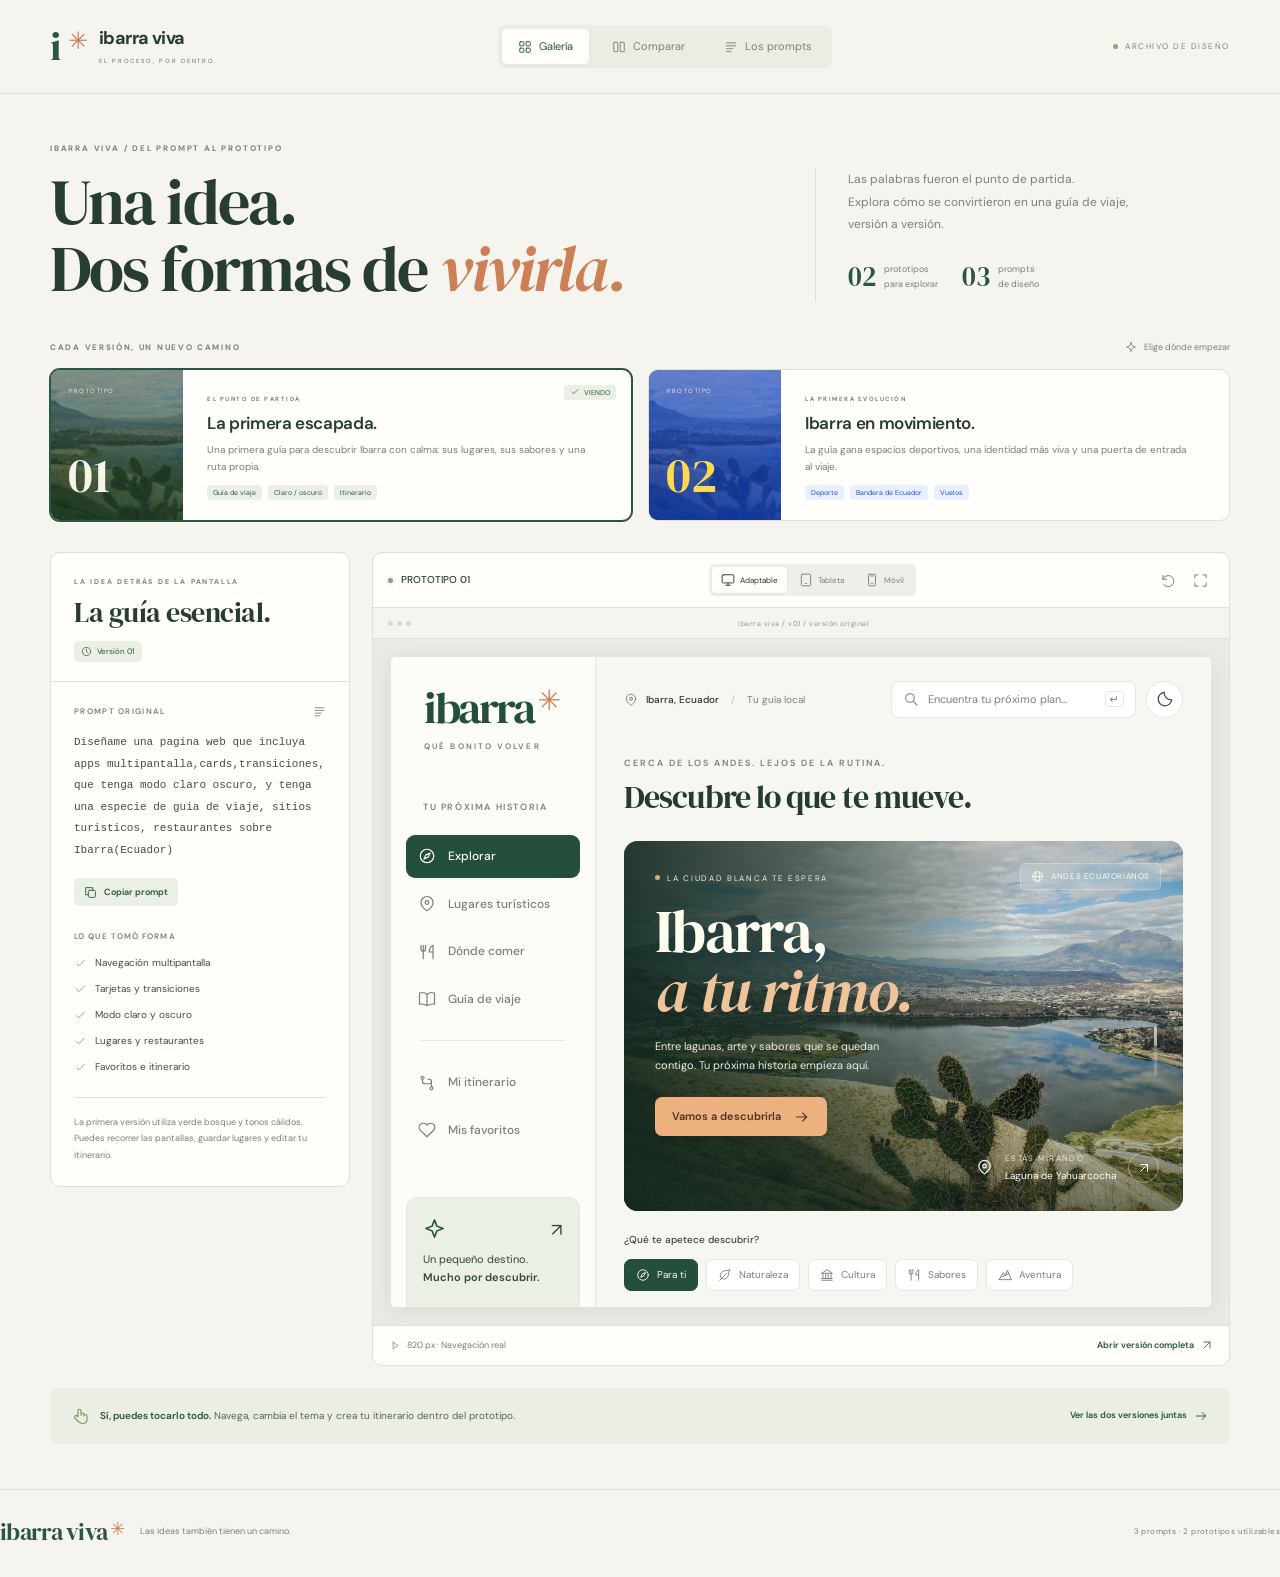
<file: index.html>
<!doctype html>
<html lang="es">
<head>
  <meta charset="utf-8">
  <meta name="viewport" content="width=device-width, initial-scale=1">
  <meta name="theme-color" content="#f6f4ee">
  <meta name="description" content="Del prompt al prototipo: explora las dos primeras versiones utilizables de Ibarra Viva y los tres prompts de diseño que dieron forma al proyecto.">
  <title>Ibarra Viva · Del prompt al prototipo</title>
  <link rel="icon" type="image/svg+xml" href="./assets/favicon.svg">
  <link rel="stylesheet" href="./prototipos/v01/assets/fonts.css">
  <link rel="stylesheet" href="./gallery.css">
  <script type="module" src="./gallery.js"></script>
</head>
<body>
  <a class="skip-link" href="#contenido">Saltar al contenido</a>
  <header class="site-header">
    <a href="#galeria" class="brand" aria-label="Ibarra Viva, archivo de prototipos"><span class="brand-mark" aria-hidden="true">i<span>✳</span></span><span class="brand-type">ibarra viva<span>EL PROCESO, POR DENTRO.</span></span></a>
    <nav aria-label="Navegación principal" id="navigation"></nav>
    <span class="header-label"><span></span>ARCHIVO DE DISEÑO</span>
  </header>
  <main id="contenido" tabindex="-1"></main>
  <footer class="site-footer"><a class="footer-brand" href="#galeria">ibarra viva<span>✳</span></a><p>Las ideas también tienen un camino.</p><span>3 prompts · 2 prototipos utilizables</span></footer>
  <div id="toast" role="status" aria-live="polite"></div>
</body>
</html>
</file>
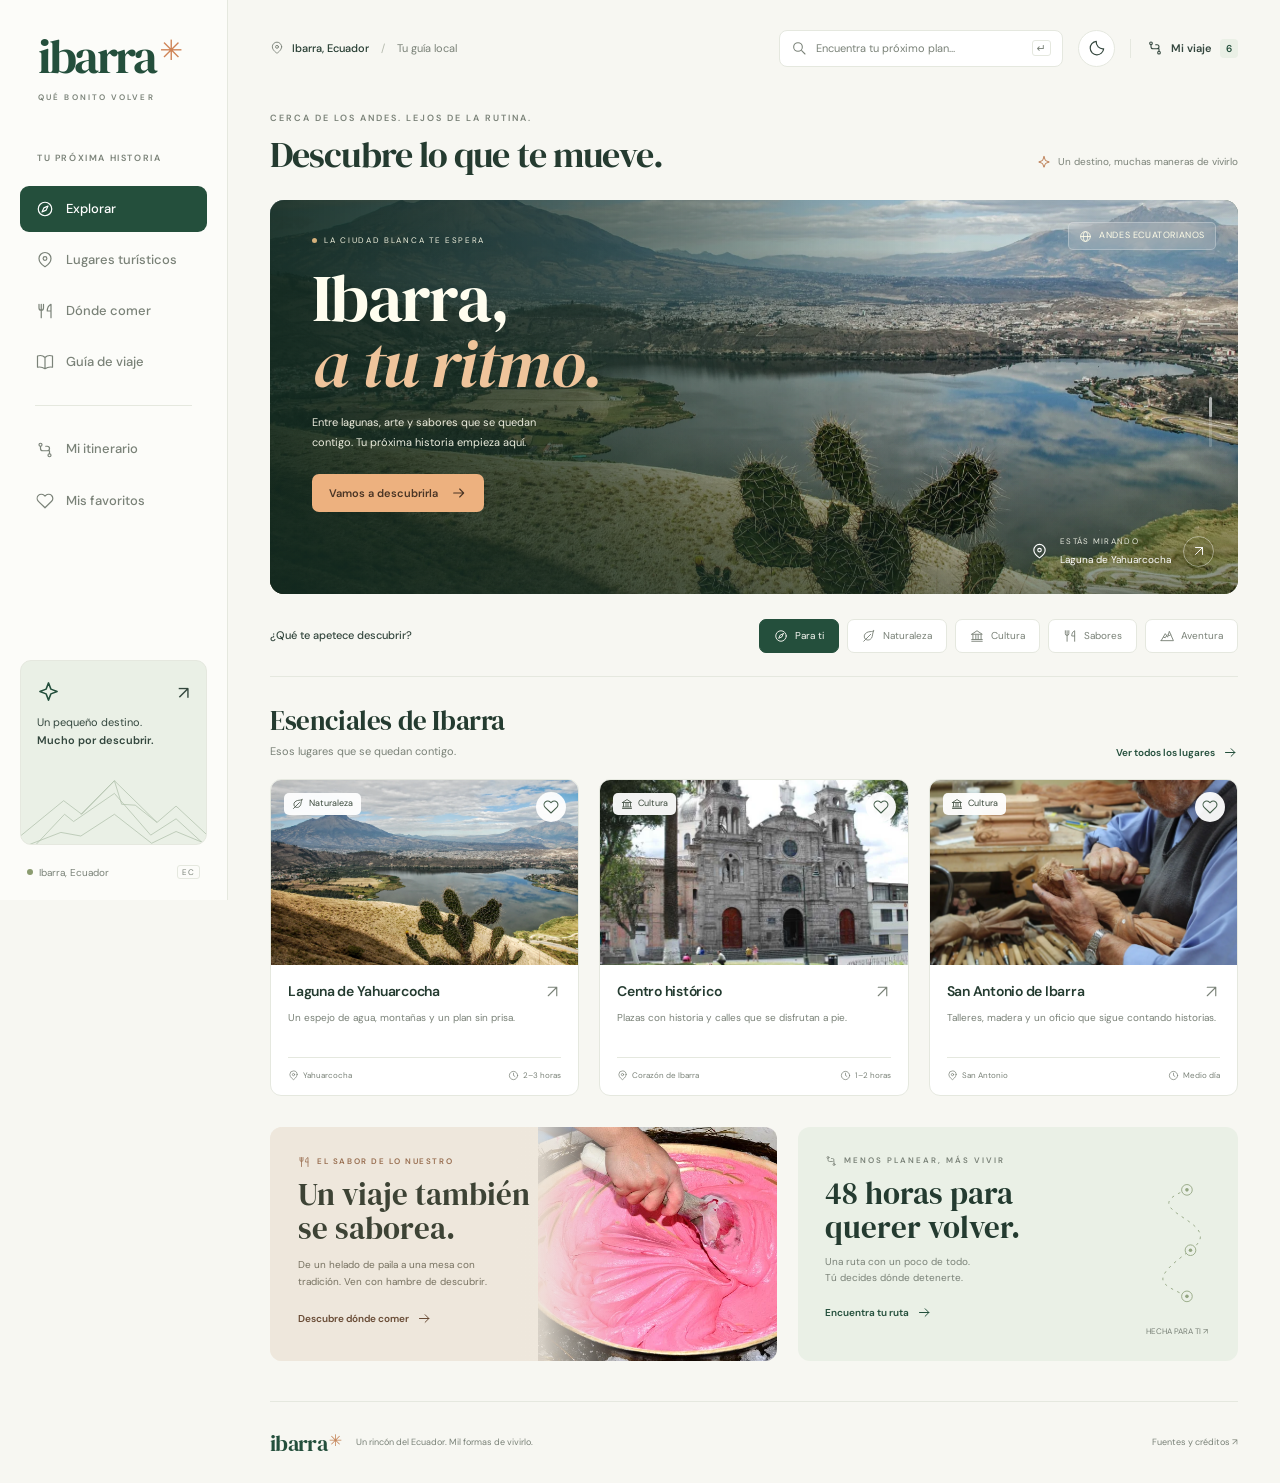
<file: prototipos/v01/index.html>
<!doctype html>
<html lang="es" data-theme="light">
<head>
  <meta charset="UTF-8">
  <meta name="viewport" content="width=device-width, initial-scale=1">
  <meta name="theme-color" content="#f6f6f0">
  <meta name="description" content="Descubre Ibarra a tu ritmo. Lugares, sabores y rutas para enamorarte de la Ciudad Blanca de Ecuador. Crea tu itinerario y guarda tus favoritos.">
  <meta property="og:title" content="Ibarra Viva · Qué bonito volver">
  <meta property="og:description" content="Tu próxima historia empieza entre lagunas, arte y sabores de los Andes ecuatorianos.">
  <meta property="og:type" content="website">
  <title>Ibarra Viva · Qué bonito volver</title>
  <link rel="icon" type="image/svg+xml" href="./assets/favicon.svg">
  <link rel="stylesheet" href="./assets/fonts.css">
  <link rel="stylesheet" href="./styles.css">
  <script>
    try { document.documentElement.dataset.theme = localStorage.getItem('ibarra-archivo-v01-theme') || 'light'; } catch {}
  </script>
  <script type="module" src="./app.js"></script>
</head>
<body>
  <a class="skip-link" href="#contenido">Saltar al contenido</a>
  <aside class="sidebar" aria-label="Navegación principal">
    <a class="brand" href="#inicio" aria-label="Ibarra Viva, inicio">
      <span class="brand-name">ibarra<span class="brand-sun">✳</span></span>
      <span class="brand-caption">QUÉ BONITO VOLVER</span>
    </a>
    <p class="nav-eyebrow">TU PRÓXIMA HISTORIA</p>
    <nav id="navigation"></nav>
    <div class="sidebar-bottom">
      <a class="sidebar-note" href="#guia">
        <span class="note-icon" id="note-icon"></span>
        <span>Un pequeño destino.<br><strong>Mucho por descubrir.</strong></span>
        <span class="note-arrow">↗</span>
        <svg class="mountain-art" viewBox="0 0 200 75" fill="none" aria-hidden="true"><path d="M-10 70 45 25 65 40 101 3 148 49 169 31 212 71"/><path d="m64 40 37-37 8 26 15 1 24 19M13 75l33-35 10 8 45-31 40 46 28-18 33 30"/><path d="M-10 80 42 60 64 64 101 40 142 72 169 59 220 80"/></svg>
      </a>
      <div class="sidebar-location"><span class="live-dot"></span> Ibarra, Ecuador <span>EC</span></div>
    </div>
  </aside>
  <div class="app-shell">
    <header class="topbar">
      <a class="mobile-brand" href="#inicio">ibarra<span>✳</span></a>
      <div class="location-label" id="location-label"></div>
      <div class="topbar-actions">
        <form id="search-form" role="search" class="search-box">
          <label for="global-search" class="sr-only">Buscar un lugar, restaurante o experiencia</label>
          <button class="search-submit" type="submit" aria-label="Buscar" id="search-icon"></button>
          <input type="search" id="global-search" placeholder="Encuentra tu próximo plan…" autocomplete="off" maxlength="100">
          <kbd aria-hidden="true">↵</kbd>
        </form>
        <button id="theme-toggle" class="icon-button theme-button" aria-label="Activar modo oscuro" aria-pressed="false" title="Cambiar tema"></button>
        <a href="#itinerario" class="top-trip" id="top-trip"></a>
      </div>
    </header>
    <main id="contenido" tabindex="-1"></main>
    <footer class="footer"><a href="#inicio" class="footer-brand">ibarra<span>✳</span></a><span>Un rincón del Ecuador. Mil formas de vivirlo.</span><a href="#fuentes">Fuentes y créditos <span aria-hidden="true">↗</span></a></footer>
  </div>
  <nav class="mobile-nav" id="mobile-navigation" aria-label="Navegación móvil"></nav>
  <div id="toast" role="status" aria-live="polite"></div>
</body>
</html>
</file>
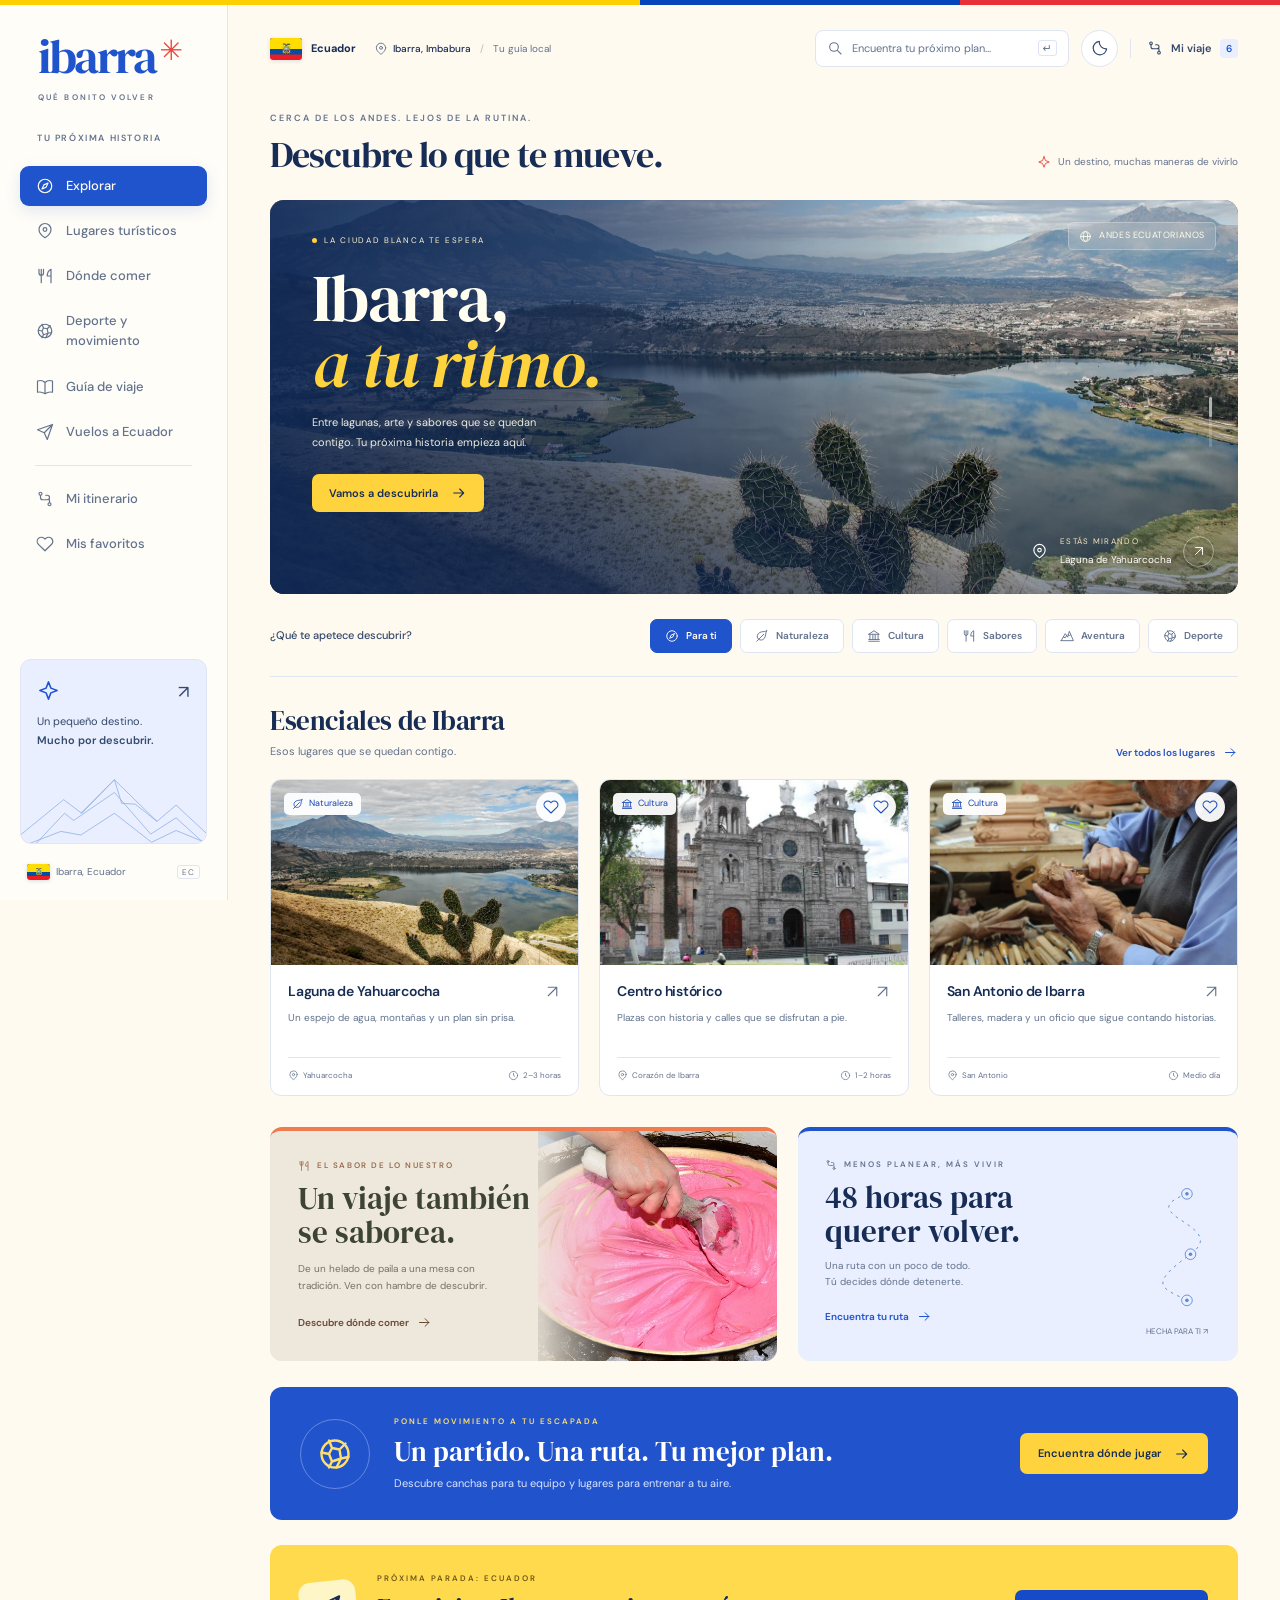
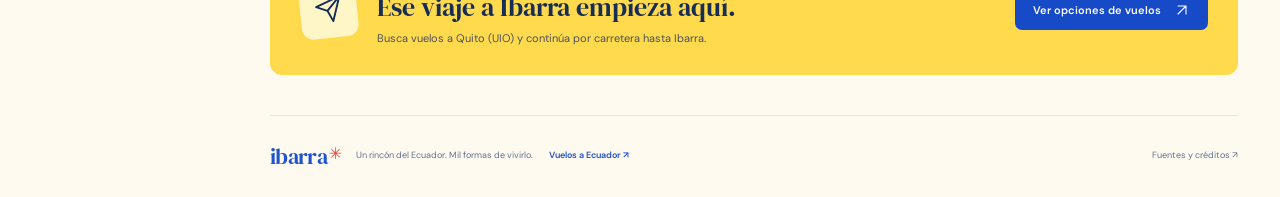
<file: prototipos/v02/index.html>
<!doctype html>
<html lang="es" data-theme="light">
<head>
  <meta charset="UTF-8">
  <meta name="viewport" content="width=device-width, initial-scale=1">
  <meta name="theme-color" content="#f6f6f0">
  <meta name="description" content="Vive Ibarra, Ecuador: lugares turísticos, restaurantes y espacios para hacer deporte en equipo o individual. Planifica tu ruta y encuentra vuelos a Quito para llegar a Ibarra.">
  <meta property="og:title" content="Ibarra Viva · Qué bonito volver">
  <meta property="og:description" content="Tu próxima historia empieza entre lagunas, arte y sabores de los Andes ecuatorianos.">
  <meta property="og:type" content="website">
  <title>Ibarra Viva · Qué bonito volver</title>
  <link rel="icon" type="image/svg+xml" href="./assets/favicon.svg">
  <link rel="stylesheet" href="./assets/fonts.css">
  <link rel="stylesheet" href="./styles.css">
  <script>
    try { document.documentElement.dataset.theme = localStorage.getItem('ibarra-archivo-v02-theme') || 'light'; } catch {}
  </script>
  <script type="module" src="./app.js"></script>
</head>
<body>
  <a class="skip-link" href="#contenido">Saltar al contenido</a>
  <aside class="sidebar" aria-label="Navegación principal">
    <a class="brand" href="#inicio" aria-label="Ibarra Viva, inicio">
      <span class="brand-name">ibarra<span class="brand-sun">✳</span></span>
      <span class="brand-caption">QUÉ BONITO VOLVER</span>
    </a>
    <p class="nav-eyebrow">TU PRÓXIMA HISTORIA</p>
    <nav id="navigation"></nav>
    <div class="sidebar-bottom">
      <a class="sidebar-note" href="#guia">
        <span class="note-icon" id="note-icon"></span>
        <span>Un pequeño destino.<br><strong>Mucho por descubrir.</strong></span>
        <span class="note-arrow">↗</span>
        <svg class="mountain-art" viewBox="0 0 200 75" fill="none" aria-hidden="true"><path d="M-10 70 45 25 65 40 101 3 148 49 169 31 212 71"/><path d="m64 40 37-37 8 26 15 1 24 19M13 75l33-35 10 8 45-31 40 46 28-18 33 30"/><path d="M-10 80 42 60 64 64 101 40 142 72 169 59 220 80"/></svg>
      </a>
      <div class="sidebar-location"><img class="ecuador-flag" src="./assets/ecuador.svg" alt="Bandera de Ecuador" width="26" height="17"> Ibarra, Ecuador <span>EC</span></div>
    </div>
  </aside>
  <div class="app-shell">
    <header class="topbar">
      <a class="mobile-brand" href="#inicio">ibarra<span>✳</span></a>
      <a class="country-badge" href="#guia" aria-label="Ecuador: guía de viaje"><img class="ecuador-flag" src="./assets/ecuador.svg" alt="Bandera de Ecuador" width="32" height="22"><span>Ecuador</span></a>
      <div class="location-label" id="location-label"></div>
      <div class="topbar-actions">
        <form id="search-form" role="search" class="search-box">
          <label for="global-search" class="sr-only">Buscar un lugar, restaurante o experiencia</label>
          <button class="search-submit" type="submit" aria-label="Buscar" id="search-icon"></button>
          <input type="search" id="global-search" placeholder="Encuentra tu próximo plan…" autocomplete="off" maxlength="100">
          <kbd aria-hidden="true">↵</kbd>
        </form>
        <button id="theme-toggle" class="icon-button theme-button" aria-label="Activar modo oscuro" aria-pressed="false" title="Cambiar tema"></button>
        <a href="#itinerario" class="top-trip" id="top-trip"></a>
      </div>
    </header>
    <main id="contenido" tabindex="-1"></main>
    <footer class="footer"><a href="#inicio" class="footer-brand">ibarra<span>✳</span></a><span>Un rincón del Ecuador. Mil formas de vivirlo.</span><a href="#vuelos" class="footer-flights">Vuelos a Ecuador ↗</a><a href="#fuentes">Fuentes y créditos <span aria-hidden="true">↗</span></a></footer>
  </div>
  <nav class="mobile-nav" id="mobile-navigation" aria-label="Navegación móvil"></nav>
  <div id="toast" role="status" aria-live="polite"></div>
</body>
</html>
</file>
<file: prototipos/v01/assets/fonts.css>
@font-face {
  font-family: 'DM Sans';
  font-style: normal;
  font-weight: 400;
  font-display: swap;
  src: url(./font-0.ttf) format('truetype');
}
@font-face {
  font-family: 'DM Sans';
  font-style: normal;
  font-weight: 500;
  font-display: swap;
  src: url(./font-1.ttf) format('truetype');
}
@font-face {
  font-family: 'DM Sans';
  font-style: normal;
  font-weight: 600;
  font-display: swap;
  src: url(./font-2.ttf) format('truetype');
}
@font-face {
  font-family: 'DM Sans';
  font-style: normal;
  font-weight: 700;
  font-display: swap;
  src: url(./font-3.ttf) format('truetype');
}
@font-face {
  font-family: 'DM Serif Display';
  font-style: italic;
  font-weight: 400;
  font-display: swap;
  src: url(./font-4.ttf) format('truetype');
}
@font-face {
  font-family: 'DM Serif Display';
  font-style: normal;
  font-weight: 400;
  font-display: swap;
  src: url(./font-5.ttf) format('truetype');
}
</file>
<file: gallery.css>
:root{--paper:#f6f4ee;--surface:#fffefa;--ink:#263d30;--text:#405045;--muted:#7b8277;--line:#dde0d5;--forest:#2b5641;--orange:#cd7f55;--blue:#2454c7;--soft:#eaf0e5;--serif:'DM Serif Display',Georgia,serif;--sans:'DM Sans',system-ui,sans-serif;--mono:ui-monospace,SFMono-Regular,Consolas,monospace}
*{box-sizing:border-box}html{scroll-behavior:smooth;scroll-padding-top:100px}body{margin:0;background:var(--paper);color:var(--text);font:14px/1.6 var(--sans);-webkit-font-smoothing:antialiased}button,input,select,textarea{font:inherit}a{color:inherit;text-decoration:none}button{cursor:pointer;border:0;background:none;color:inherit}svg{flex-shrink:0;vertical-align:middle;pointer-events:none}button,a{-webkit-tap-highlight-color:transparent;touch-action:manipulation}button:focus-visible,a:focus-visible,summary:focus-visible,textarea:focus-visible{outline:3px solid var(--orange);outline-offset:4px}h1,h2,h3,p{margin:0}h1,h2,h3{color:var(--ink)}h1,h2{font-family:var(--serif);font-weight:400;line-height:1.1}::selection{color:#213e2f;background:#e8bf9d}.sr-only{position:absolute;width:1px;height:1px;overflow:hidden;clip:rect(0,0,0,0);white-space:nowrap}.skip-link{position:fixed;top:12px;left:12px;z-index:100;padding:11px 18px;background:var(--forest);color:white;transform:translateY(-180%);border-radius:5px}.skip-link:focus{transform:translateY(0)}.site-header{height:94px;display:flex;align-items:center;justify-content:space-between;gap:25px;max-width:1440px;padding:0 50px;margin:auto;border-bottom:1px solid var(--line)}.brand{display:flex;gap:11px;align-items:center}.brand-mark{font:41px/1 var(--serif);color:var(--forest);position:relative;display:block;width:38px}.brand-mark>span{position:absolute;top:-1px;right:0;font:24px var(--sans);color:var(--orange)}.brand-type{font-size:18px;letter-spacing:-.6px;font-weight:650;line-height:1.2;color:var(--ink)}.brand-type>span{display:block;letter-spacing:1.7px;font-size:6px;margin-top:8px;color:var(--muted);font-weight:500}.site-header nav{display:flex;align-items:center;gap:7px;background:#ebece4;padding:4px;border-radius:8px}.nav-link{font-size:11px;display:flex;align-items:center;gap:7px;padding:9px 16px;border-radius:5px;color:var(--muted);transition:background .2s,color .2s}.nav-link:hover{color:var(--ink)}.nav-link.active{background:var(--surface);color:var(--forest);box-shadow:0 2px 4px #263d3008}.header-label{display:flex;align-items:center;gap:7px;font-size:8px;letter-spacing:1.5px;color:var(--muted)}.header-label>span{width:5px;height:5px;background:#94a17e;border-radius:50%}main{max-width:1440px;padding:0 50px;margin:0 auto;min-height:calc(100vh - 205px)}main:focus{outline:none}.hero{display:grid;grid-template-columns:1.7fr 1fr;gap:60px;padding:48px 0 38px;align-items:end}.eyebrow{font-size:8px;font-weight:650;letter-spacing:1.8px;display:flex;align-items:center;gap:7px;text-transform:uppercase;color:var(--muted);margin-bottom:13px}.hero h1{font-size:64px;letter-spacing:-1.9px;line-height:1.05;max-width:760px}.hero h1 em{color:var(--orange);font-weight:400}.hero-side{padding:0 8px 7px 32px;border-left:1px solid var(--line)}.hero-side>p{font-size:12px;line-height:1.9;max-width:320px;color:var(--muted)}.archive-stats{display:flex;gap:24px;margin-top:22px}.archive-stats>div{display:flex;align-items:center;gap:8px}.archive-stats strong{font:27px var(--serif);color:var(--forest)}.archive-stats span{font-size:9px;color:var(--muted);max-width:70px;line-height:1.6}.section-row{display:flex;justify-content:space-between;align-items:center;gap:15px;margin:0 0 14px}.section-row>.eyebrow{margin:0;font-size:8px;letter-spacing:1.7px}.micro-label{font-size:9px;color:var(--muted);display:flex;gap:7px;align-items:center}.version-grid{display:grid;grid-template-columns:1fr 1fr;gap:16px;margin-bottom:31px}.version-card{display:flex;align-items:stretch;gap:0;background:var(--surface);border:1px solid var(--line);border-radius:10px;overflow:hidden;transition:border .2s,box-shadow .2s,transform .2s;text-align:left;width:100%;position:relative}.version-card:hover{transform:translateY(-2px);border-color:#9eaf94;box-shadow:0 7px 20px #263d3007}.version-card.selected{border-color:var(--forest);box-shadow:0 0 0 1px var(--forest)}.version-card.vibrant.selected{border-color:var(--blue);box-shadow:0 0 0 1px var(--blue)}.version-art{width:132px;min-height:142px;background:#2e4f3c;position:relative;overflow:hidden;flex-shrink:0;isolation:isolate}.version-art>img{position:absolute;width:100%;height:100%;object-fit:cover;object-position:52% center;opacity:.5;z-index:-1}.version-art:after{content:'';position:absolute;inset:0;background:linear-gradient(0deg,#123620b3,transparent 90%);z-index:-1}.version-art>span{font:49px var(--serif);position:absolute;bottom:12px;left:17px;color:#f6f4e9}.version-art>small{font-size:6px;position:absolute;left:18px;top:17px;color:#edf0df;letter-spacing:1.5px}.vibrant .version-art{background:#1948c7}.vibrant .version-art>img{opacity:.4}.vibrant .version-art:after{background:linear-gradient(0deg,#0a36a2b8,transparent 90%)}.vibrant .version-art>span{color:#ffda4d}.version-info{padding:20px 24px;flex:1;min-width:0}.version-info .eyebrow{font-size:6px;letter-spacing:1.5px;margin-bottom:6px}.version-info h3{font-size:17px;font-weight:550;letter-spacing:-.35px}.version-info>p{font-size:10px;color:var(--muted);margin-top:4px;max-width:390px;line-height:1.7}.version-tags{display:flex;gap:6px;flex-wrap:wrap;margin-top:10px}.version-tags span{font-size:7px;background:var(--soft);color:var(--forest);border-radius:4px;padding:2px 6px}.vibrant .version-tags span{background:#e9efff;color:#2454c7}.version-selected{position:absolute;right:15px;top:15px;display:flex;align-items:center;gap:4px;font-size:7px;color:var(--forest);background:var(--soft);border-radius:4px;padding:2px 6px}.version-card.vibrant .version-selected{background:#e9efff;color:var(--blue)}.version-card:not(.selected) .version-selected{display:none}.workbench{display:grid;grid-template-columns:300px minmax(0,1fr);gap:22px;scroll-margin-top:25px;align-items:start}.prompt-panel{background:var(--surface);border:1px solid var(--line);border-radius:10px;overflow:hidden}.prompt-panel-top{padding:23px 23px 18px;border-bottom:1px solid var(--line)}.prompt-panel-top .eyebrow{font-size:7px;margin-bottom:10px}.prompt-panel-top h2{font-size:28px;letter-spacing:-.5px}.version-pill{display:inline-flex;align-items:center;gap:5px;background:var(--soft);color:var(--forest);border-radius:5px;padding:4px 7px;font-size:8px;margin-top:13px}.version-pill.vibrant{background:#e9efff;color:var(--blue)}.prompt-panel-body{padding:23px}.prompt-label{display:flex;align-items:center;justify-content:space-between;gap:15px;margin-bottom:14px;font-size:8px;letter-spacing:1.3px;color:var(--muted);font-weight:600}.prompt-content{font:11px/1.95 var(--mono);white-space:pre-wrap;overflow-wrap:anywhere;color:var(--text)}.copy-button{display:inline-flex;align-items:center;justify-content:center;gap:7px;font-size:9px;color:var(--forest);background:var(--soft);border-radius:5px;padding:7px 10px;transition:background .2s;letter-spacing:0;font-weight:550}.copy-button:hover{background:#dce7d5}.prompt-panel-body>.copy-button{margin-top:17px}.feature-heading{font-size:8px;color:var(--muted);font-weight:600;letter-spacing:1.1px;margin:24px 0 12px}.feature-list{list-style:none;padding:0;margin:0;display:grid;gap:10px}.feature-list li{display:flex;align-items:center;gap:8px;font-size:10px;color:var(--text)}.feature-list svg{color:#7a9a70}.version-note{font-size:9px;line-height:1.8;color:var(--muted);padding:16px 0 0;border-top:1px solid var(--line);margin-top:22px}.preview-card{background:var(--surface);border:1px solid var(--line);border-radius:10px;overflow:hidden;min-width:0}.preview-toolbar{display:flex;align-items:center;justify-content:space-between;padding:11px 15px;gap:10px;min-height:55px;border-bottom:1px solid var(--line)}.preview-title{display:flex;align-items:center;gap:8px;font-size:10px;font-weight:500;color:var(--ink)}.preview-dot{width:5px;height:5px;border-radius:50%;background:#87a07b;display:block;box-shadow:0 0 0 3px #87a07b12}.device-controls{display:flex;gap:3px;padding:3px;background:#eeefe8;border-radius:5px}.device-controls button{display:flex;gap:5px;align-items:center;justify-content:center;padding:6px 9px;border-radius:4px;font-size:8px;color:var(--muted);transition:all .2s}.device-controls button.active{color:var(--ink);background:var(--surface);box-shadow:0 1px 3px #263d300d}.toolbar-actions{display:flex;align-items:center;gap:4px}.icon-button{display:grid;place-items:center;width:28px;height:28px;border-radius:5px;color:var(--muted)}.icon-button:hover{background:var(--soft);color:var(--forest)}.browser-bar{height:31px;display:flex;align-items:center;gap:10px;padding:0 15px;background:#f5f5f0;border-bottom:1px solid var(--line)}.browser-dots{display:flex;gap:4px;align-items:center}.browser-dots span{width:5px;height:5px;border-radius:50%;background:#d6d9cc}.browser-path{font-size:7px;color:#8a9283;letter-spacing:.5px;display:flex;align-items:center;gap:5px;flex:1;justify-content:center;padding-right:28px}.preview-stage{background:#e9eae3;min-height:640px;padding:18px;display:flex;justify-content:center;align-items:flex-start;overflow:hidden}.device-surface{width:100%;height:650px;background:white;border-radius:5px;overflow:hidden;box-shadow:0 4px 20px #263d3012;transition:width .3s,border-radius .3s;position:relative}.preview-card[data-device=tableta] .device-surface{width:min(100%,768px);height:760px;border-radius:13px;border:5px solid #313a31}.preview-card[data-device=movil] .device-surface{width:min(100%,390px);height:760px;border-radius:24px;border:7px solid #313a31}.prototype-frame{display:block;border:0;width:100%;height:100%;background:#fff;position:relative;z-index:1}.frame-loading{position:absolute;inset:0;display:grid;place-items:center;font-size:11px;background:#f4f3ed;color:var(--muted);z-index:2;pointer-events:none;transition:opacity .2s}.frame-loading.hidden{opacity:0}.preview-bottom{padding:12px 16px;border-top:1px solid var(--line);display:flex;justify-content:space-between;align-items:center;gap:10px;color:var(--muted);font-size:8px}.preview-bottom .text-link{font-size:9px}.text-link{display:inline-flex;align-items:center;gap:7px;font-size:10px;font-weight:550;color:var(--forest)}.text-link:hover{text-decoration:underline;text-underline-offset:4px}.device-size{display:flex;align-items:center;gap:5px;color:var(--muted)}.interaction-note{display:flex;justify-content:space-between;align-items:center;gap:20px;margin-top:22px;padding:19px 22px;background:#eaeee4;border-radius:8px;font-size:10px;color:#58674f}.interaction-note>div{display:flex;align-items:center;gap:10px}.interaction-note strong{font-weight:550;color:var(--forest)}.interaction-note>div>svg{color:#7f9b70}.interaction-note .text-link{font-size:9px;white-space:nowrap}.view-heading{padding:48px 0 31px;display:flex;align-items:flex-end;justify-content:space-between;gap:40px}.view-heading h1{font-size:52px;letter-spacing:-1.3px}.view-heading>div>p:not(.eyebrow){font-size:12px;color:var(--muted);max-width:620px;line-height:1.9;margin-top:15px}.view-heading .button{margin-bottom:5px;white-space:nowrap}.button{display:inline-flex;align-items:center;justify-content:center;gap:10px;padding:11px 16px;border-radius:6px;line-height:1.5;font-size:10px;font-weight:550;transition:transform .2s,background .2s}.button:hover{transform:translateY(-2px)}.button.green{background:var(--forest);color:#fffef2}.button.outline{border:1px solid var(--line);background:var(--surface);color:var(--ink)}.compare-grid{display:grid;grid-template-columns:minmax(0,1fr) minmax(0,1fr);gap:24px;align-items:start}.compare-version-header{display:flex;align-items:center;gap:11px;margin-bottom:15px}.number-tag{font:23px var(--serif);background:#e4eadc;width:44px;height:44px;display:grid;place-items:center;color:var(--forest);border-radius:7px}.number-tag.vibrant{background:#e6ecff;color:var(--blue)}.compare-version-header h2{font:21px var(--serif);letter-spacing:-.3px}.compare-version-header p{font-size:9px;color:var(--muted);margin-top:4px}.compare-column .preview-toolbar{padding:10px 11px}.compare-column .preview-title{font-size:9px}.compare-column .device-controls button{padding:6px 7px}.compare-column .device-controls button>span{display:none}.compare-column .preview-stage{padding:22px 15px}.compare-column .preview-bottom{padding:11px 13px;font-size:7px}.compare-prompt{background:var(--surface);border:1px solid var(--line);border-radius:8px;padding:22px;margin-top:17px}.compare-prompt .prompt-label{margin-bottom:12px}.compare-prompt .prompt-content{font-size:11px;line-height:1.9}.compare-prompt .copy-button{margin-top:14px}.compare-prompt>p:not(.prompt-content){font-size:10px;color:var(--muted);line-height:1.8;border-top:1px solid var(--line);margin-top:18px;padding-top:15px}.archive-callout{display:flex;align-items:center;gap:20px;padding:26px 29px;border:1px solid var(--line);background:var(--surface);border-radius:10px;margin-top:29px}.archive-callout>span{display:grid;place-items:center;width:44px;height:44px;background:#efede5;border-radius:50%;color:var(--muted);flex-shrink:0}.archive-callout h2{font-size:24px}.archive-callout p{font-size:11px;color:var(--muted);margin-top:6px;line-height:1.8}.archive-callout>.text-link{margin-left:auto;font-size:10px;white-space:nowrap}.prompt-timeline{position:relative;padding-left:54px;max-width:1050px;margin:0 auto}.prompt-timeline:before{content:'';position:absolute;left:17px;top:21px;bottom:35px;border-left:1px solid #cfd8c8}.timeline-entry{position:relative;padding:0 0 28px}.timeline-number{position:absolute;left:-54px;top:23px;z-index:1;background:var(--paper);border:1px solid #b5c3a9;color:var(--forest);border-radius:50%;width:35px;height:35px;display:grid;place-items:center;font:16px var(--serif)}.timeline-card{background:var(--surface);border:1px solid var(--line);border-radius:11px;overflow:hidden}.timeline-header{display:flex;align-items:center;justify-content:space-between;gap:20px;padding:24px 27px;border-bottom:1px solid var(--line)}.timeline-header .eyebrow{font-size:7px;margin-bottom:8px}.timeline-header h2{font-size:28px;letter-spacing:-.5px}.status-pill{display:inline-flex;align-items:center;gap:6px;font-size:8px;background:var(--soft);color:var(--forest);padding:5px 9px;border-radius:5px;white-space:nowrap}.status-pill.vibrant{background:#e9efff;color:var(--blue)}.status-pill.excluded{background:#eeede6;color:#888a7b}.prompt-block{margin:24px 27px;background:#f1f2eb;border:1px solid #e4e7db;border-radius:7px;padding:21px 23px}.prompt-block .prompt-label{font-size:7px;color:#828b7b}.prompt-block .copy-button{margin-top:17px}.prompt-block .prompt-content{font-size:12px;line-height:1.95;color:#45563e}.timeline-bottom{padding:0 27px 25px;display:flex;justify-content:space-between;align-items:center;gap:20px}.timeline-summary{font-size:11px;line-height:1.85;color:var(--muted);max-width:590px}.timeline-bottom>.button{white-space:nowrap;flex-shrink:0}.timeline-excluded .timeline-card{background:#f1f0e9;border-style:dashed}.timeline-excluded .timeline-number{border-color:#c9c9bb;color:#898b7e}.timeline-excluded .prompt-block{background:#eaeae2;border-color:#dedfd3}.timeline-excluded .timeline-bottom{align-items:flex-start}.excluded-note{display:flex;gap:10px;align-items:flex-start;padding-top:3px;color:#8c8d7e}.excluded-note p{font-size:10px;line-height:1.8;max-width:350px}.excluded-note svg{margin-top:2px}.history-footnote{font-size:10px;color:var(--muted);text-align:center;padding:5px 10px 0}.site-footer{max-width:1340px;margin:45px auto 0;padding:25px 0 29px;display:flex;align-items:center;gap:18px;border-top:1px solid var(--line);font-size:9px;color:var(--muted)}.footer-brand{font:24px var(--serif);color:var(--forest);letter-spacing:-.7px}.footer-brand span{font:18px var(--sans);color:var(--orange);display:inline-block;position:relative;top:-5px;left:3px}.site-footer>span:last-child{margin-left:auto;font-size:8px;letter-spacing:.4px}#toast{position:fixed;bottom:25px;left:50%;transform:translate(-50%,15px);background:#263d30;color:#fffef1;box-shadow:0 5px 25px #203d3025;padding:12px 20px;border-radius:8px;font-size:11px;opacity:0;pointer-events:none;z-index:120;transition:opacity .2s,transform .2s;max-width:calc(100vw - 30px);text-align:center}#toast.show{opacity:1;transform:translate(-50%,0)}.preview-card:fullscreen{background:var(--paper);display:flex;flex-direction:column;border:0;border-radius:0;max-width:none}.preview-card:fullscreen .preview-stage{flex:1;min-height:0;padding:20px}.preview-card:fullscreen .device-surface{height:100%;min-height:0}.preview-card:fullscreen .prototype-frame{height:100%}.preview-card:fullscreen .preview-toolbar{padding:12px 22px}.preview-card:fullscreen .preview-bottom{padding:12px 22px}.preview-card:fullscreen .browser-bar{display:none}
@media(min-width:1600px){.site-header,main{max-width:1600px;padding-left:65px;padding-right:65px}.site-footer{max-width:1470px}.hero{padding-top:57px;padding-bottom:43px}.hero h1{font-size:75px}.version-art{width:151px;min-height:150px}.version-info{padding:22px 27px}.version-info h3{font-size:19px}.version-info>p{font-size:11px}.version-tags span{font-size:8px}.workbench{grid-template-columns:330px minmax(0,1fr);gap:26px}.prompt-content{font-size:12px}.preview-stage{padding:22px}.device-surface{height:710px}.prompt-panel-body{padding:25px}.prompt-panel-top{padding:25px}.preview-toolbar{padding:13px 18px}.device-controls button{font-size:9px;padding:6px 10px}.preview-title{font-size:11px}.preview-bottom{font-size:9px}}
@media(max-width:1200px){.site-header,main{padding-left:32px;padding-right:32px}.site-footer{margin-left:32px;margin-right:32px}.hero{gap:35px;grid-template-columns:1.5fr 1fr}.hero h1{font-size:57px}.hero-side{padding-left:24px}.hero-side>p{font-size:11px}.version-art{width:103px;min-height:150px}.version-info{padding:19px}.version-info h3{font-size:16px}.version-info>p{font-size:9px;line-height:1.8}.version-info .eyebrow{font-size:6px;letter-spacing:1px}.version-selected{right:10px;top:11px;font-size:6px}.workbench{grid-template-columns:270px minmax(0,1fr);gap:18px}.prompt-panel-top,.prompt-panel-body{padding:20px}.prompt-panel-top h2{font-size:27px}.preview-toolbar{padding:10px 11px;gap:7px}.preview-title{font-size:9px;gap:7px}.device-controls button{font-size:7px;padding:6px 7px}.preview-stage{padding:13px}.preview-bottom{font-size:7px;padding:11px 13px}.preview-bottom .text-link{font-size:8px}.compare-grid{gap:18px}.compare-version-header h2{font-size:20px}.compare-column .preview-toolbar{gap:6px}.compare-column .preview-title{font-size:8px}.compare-column .icon-button{width:24px}.compare-column .device-controls button{padding:6px}.compare-prompt{padding:20px}.header-label{font-size:7px}.archive-callout{padding:25px}.archive-callout p{font-size:10px}.archive-callout>.text-link{font-size:9px}}
@media(max-width:980px){.site-header{height:85px;padding-left:26px;padding-right:26px}main{padding:0 26px}.site-footer{margin-left:26px;margin-right:26px}.header-label{display:none}.hero{padding-top:37px;padding-bottom:30px;gap:25px;grid-template-columns:1.6fr 1fr}.hero h1{font-size:49px}.hero-side{padding-left:20px}.hero-side>p{font-size:10px}.archive-stats{gap:16px;margin-top:16px}.archive-stats strong{font-size:25px}.archive-stats span{font-size:8px}.version-info{padding:18px 17px}.version-info>p{font-size:9px}.version-art{width:85px;min-height:154px}.version-art>span{font-size:42px;left:13px}.version-art>small{font-size:5px;left:13px;letter-spacing:1px}.version-info h3{font-size:15px}.version-tags{gap:4px;margin-top:9px}.version-tags span{font-size:6px}.workbench{grid-template-columns:230px minmax(0,1fr);gap:15px}.prompt-panel-top,.prompt-panel-body{padding:18px}.prompt-content{font-size:10px}.prompt-label{font-size:7px}.prompt-panel-top h2{font-size:25px}.feature-list li{font-size:9px}.version-note{font-size:8px}.preview-title{font-size:8px}.device-controls button>span{display:none}.device-controls button{padding:6px}.icon-button{width:25px;height:27px}.preview-toolbar{gap:5px}.toolbar-actions{gap:2px}.preview-stage{padding:12px}.preview-bottom{align-items:flex-start;gap:8px}.preview-bottom>.micro-label{font-size:7px}.preview-bottom .text-link{font-size:7px;gap:5px;white-space:nowrap}.interaction-note{font-size:9px;padding:17px 19px;gap:15px}.interaction-note .text-link{font-size:8px}.view-heading{padding:37px 0 27px;gap:25px}.view-heading h1{font-size:44px}.view-heading>div>p:not(.eyebrow){font-size:11px}.compare-grid{gap:16px}.compare-column .preview-title{font-size:7px;gap:5px}.compare-column .preview-toolbar{padding:9px}.compare-column .device-controls button{padding:5px}.compare-column .icon-button{width:21px}.compare-column .preview-stage{padding:17px 10px}.compare-column .preview-card[data-device=movil] .device-surface{height:690px;border-width:5px;border-radius:19px}.compare-column .preview-bottom{display:block}.compare-column .preview-bottom>.text-link{margin-top:7px;font-size:8px}.compare-version-header p{font-size:8px}.compare-version-header h2{font-size:18px}.compare-prompt{padding:18px}.compare-prompt .prompt-content{font-size:10px}.compare-prompt>p:not(.prompt-content){font-size:9px}.archive-callout{padding:23px;gap:16px}.archive-callout h2{font-size:23px}.archive-callout>.text-link{font-size:8px}.archive-callout p{max-width:470px}.timeline-header{padding:22px}.timeline-header h2{font-size:27px}.prompt-block{margin:22px;padding:20px}.timeline-bottom{padding:0 22px 22px;gap:20px}.timeline-summary{font-size:10px}.prompt-block .prompt-content{font-size:11px}.excluded-note p{font-size:9px}.timeline-bottom>.button{font-size:9px}}
@media(max-width:760px){.site-header{height:78px;gap:20px;padding:0 22px}.brand-type{font-size:16px}.brand-mark{font-size:36px;width:33px}.brand-mark>span{font-size:22px}.brand{gap:8px}.brand-type>span{font-size:5px;letter-spacing:1.3px}.site-header nav{gap:2px;padding:3px}.nav-link{padding:8px 11px;font-size:9px;gap:5px}.nav-link svg{width:13px;height:13px}main{padding:0 22px}.hero{grid-template-columns:1fr;gap:25px;padding:32px 0 27px}.hero h1{font-size:57px;letter-spacing:-1.8px;max-width:630px}.hero-side{border:0;padding:0;display:flex;gap:25px;align-items:flex-end;justify-content:space-between}.hero-side>p{font-size:11px;max-width:360px}.archive-stats{margin:0;gap:20px;flex-shrink:0}.archive-stats>div{gap:6px}.archive-stats strong{font-size:27px}.archive-stats span{font-size:8px;max-width:64px}.version-grid{gap:12px;margin-bottom:25px}.version-art{width:77px;min-height:157px}.version-info{padding:19px 16px}.version-info h3{font-size:15px}.version-info>p{font-size:9px}.version-info .eyebrow{font-size:5px}.version-tags span{font-size:6px}.workbench{display:flex;flex-direction:column;gap:18px}.prompt-panel{width:100%}.prompt-panel-top{padding:22px 23px 18px;display:flex;align-items:center;justify-content:space-between;gap:20px}.prompt-panel-top .eyebrow{font-size:7px}.prompt-panel-top h2{font-size:29px}.version-pill{margin-top:0;white-space:nowrap}.prompt-panel-body{padding:22px 23px;display:grid;grid-template-columns:1.3fr 1fr;gap:0 27px}.prompt-panel-body .prompt-label{grid-column:1;font-size:8px}.prompt-panel-body .prompt-content{font-size:11px;grid-column:1;grid-row:2/6}.prompt-panel-body>.copy-button{grid-column:1;justify-self:start;margin-top:17px;grid-row:6}.feature-heading{grid-column:2;grid-row:1;margin:0 0 13px;font-size:7px}.feature-list{grid-column:2;grid-row:2/4;gap:10px}.feature-list li{font-size:10px}.version-note{grid-column:2;grid-row:4/7;margin-top:18px;font-size:9px;padding-top:15px}.preview-card{width:100%}.preview-toolbar{padding:11px 15px;gap:10px}.preview-title{font-size:10px}.device-controls button{padding:6px 9px;font-size:8px}.device-controls button>span{display:inline}.icon-button{width:29px}.preview-stage{padding:16px}.device-surface{height:650px}.preview-bottom{padding:12px 15px;align-items:center}.preview-bottom>.micro-label{font-size:8px}.preview-bottom .text-link{font-size:9px}.interaction-note{align-items:flex-start;font-size:10px}.interaction-note .text-link{font-size:9px}.interaction-note>div{align-items:flex-start}.interaction-note>div>svg{margin-top:3px}.section-row>.eyebrow{font-size:7px}.micro-label{font-size:8px}.view-heading h1{font-size:43px}.view-heading>div>p:not(.eyebrow){font-size:12px}.view-heading{align-items:flex-start;flex-direction:column;gap:18px}.view-heading .button{font-size:11px}.compare-grid{grid-template-columns:1fr;gap:35px}.compare-version-header h2{font-size:25px}.compare-version-header p{font-size:10px}.compare-version-header{gap:13px}.number-tag{width:48px;height:48px}.compare-column .preview-toolbar{padding:11px 15px}.compare-column .preview-title{font-size:10px}.compare-column .device-controls button{padding:6px 9px}.compare-column .device-controls button>span{display:inline}.compare-column .icon-button{width:29px}.compare-column .preview-stage{padding:22px 15px}.compare-column .preview-card[data-device=movil] .device-surface{height:760px;border-width:7px;border-radius:24px}.compare-column .preview-bottom{display:flex;align-items:center}.compare-column .preview-bottom>.text-link{margin-top:0;font-size:9px}.compare-prompt{padding:24px}.compare-prompt .prompt-content{font-size:12px}.compare-prompt>p:not(.prompt-content){font-size:11px}.archive-callout{align-items:flex-start;flex-wrap:wrap;padding:24px;gap:16px}.archive-callout>div{flex:1}.archive-callout h2{font-size:26px}.archive-callout p{font-size:11px}.archive-callout>.text-link{margin-left:60px;font-size:10px}.prompt-timeline{padding-left:43px}.prompt-timeline:before{left:13px}.timeline-number{left:-43px;width:28px;height:28px;font-size:14px;top:25px}.timeline-header{padding:22px;gap:14px}.timeline-header h2{font-size:27px}.timeline-header .eyebrow{font-size:6px;letter-spacing:1.2px}.status-pill{font-size:7px;padding:5px 7px;gap:5px}.prompt-block .prompt-content{font-size:11px}.timeline-bottom{flex-direction:column;align-items:flex-start;gap:17px}.timeline-summary{font-size:11px}.timeline-bottom>.button{font-size:10px}.excluded-note{border-top:1px solid var(--line);padding-top:15px;width:100%}.excluded-note p{font-size:10px;max-width:none}.site-footer{margin-left:22px;margin-right:22px;gap:13px;padding-top:22px;padding-bottom:25px}.site-footer>p{font-size:8px}.site-footer>span:last-child{font-size:7px;max-width:125px;text-align:right}.footer-brand{font-size:21px}}
@media(max-width:480px){html{scroll-padding-top:20px}.site-header{height:auto;min-height:115px;flex-wrap:wrap;gap:16px;padding:21px 19px 16px;align-items:center}.brand-type{font-size:17px}.brand-type>span{font-size:5px;letter-spacing:1.4px}.brand-mark{font-size:38px;width:35px}.site-header nav{margin-left:auto}.nav-link{padding:8px 10px;font-size:8px;gap:4px}.nav-link svg{width:12px;height:12px}.brand{gap:9px}.site-header{min-height:80px;gap:12px}.brand-type>span{display:none}.brand-mark{font-size:31px;width:28px}.brand-mark>span{font-size:18px}.brand-type{font-size:14px}.nav-link{padding:8px;font-size:8px}.nav-link>svg{display:none}main{padding:0 19px}.hero{padding:30px 0 25px;gap:21px}.hero h1{font-size:47px;letter-spacing:-1.6px}.hero>.hero-copy>.eyebrow{font-size:7px;letter-spacing:1.5px}.hero-side{align-items:flex-start;gap:17px;flex-direction:column}.hero-side>p{font-size:11px;max-width:315px;line-height:1.85}.archive-stats{gap:28px}.archive-stats strong{font-size:27px}.archive-stats span{font-size:9px;max-width:none}.section-row{gap:9px;margin-bottom:13px}.section-row>.eyebrow{font-size:6px;letter-spacing:1.4px}.section-row>.micro-label{font-size:7px}.section-row>.micro-label svg{width:11px;height:11px}.version-grid{grid-template-columns:1fr;gap:11px;margin-bottom:24px}.version-art{width:88px;min-height:130px}.version-art>small{left:14px;font-size:5px;top:15px}.version-art>span{font-size:43px;bottom:10px;left:15px}.version-info{padding:17px 18px}.version-info h3{font-size:17px}.version-info>.eyebrow{font-size:6px;letter-spacing:1.1px;margin-bottom:7px}.version-info>p{font-size:10px;margin-top:4px;max-width:225px}.version-tags{gap:5px;margin-top:9px}.version-tags span{font-size:6px}.version-selected{font-size:6px;right:11px;top:12px}.prompt-panel-top{padding:22px;gap:15px}.prompt-panel-top h2{font-size:29px}.prompt-panel-top .eyebrow{font-size:6px;letter-spacing:1.4px}.version-pill{font-size:7px;padding:4px 6px}.prompt-panel-body{display:block;padding:23px 22px}.prompt-panel-body>.prompt-content{font-size:11px;line-height:1.95}.prompt-label{font-size:8px}.prompt-panel-body>.copy-button{font-size:10px;margin-top:16px}.feature-heading{margin:24px 0 14px;font-size:8px}.feature-list{gap:11px}.feature-list li{font-size:11px}.version-note{font-size:10px;line-height:1.8;margin-top:20px;padding-top:17px}.preview-toolbar{padding:10px 11px;gap:6px;flex-wrap:wrap;justify-content:space-between}.preview-title{font-size:9px;gap:7px}.device-controls{padding:3px}.device-controls button{padding:6px 8px;font-size:7px}.device-controls button>span{display:none}.toolbar-actions{gap:0}.icon-button{width:26px;height:27px}.icon-button svg{width:14px;height:14px}.browser-bar{height:29px;padding:0 12px}.browser-path{font-size:6px;letter-spacing:.3px}.preview-stage{padding:10px;min-height:600px}.device-surface{height:690px}.preview-card[data-device=movil] .device-surface{height:720px;border-width:5px;border-radius:21px}.preview-card[data-device=tableta] .device-surface{height:730px;border-width:4px}.preview-bottom{padding:12px;display:block}.preview-bottom>.micro-label{font-size:7px}.preview-bottom>.text-link{font-size:9px;margin-top:9px}.interaction-note{flex-direction:column;gap:13px;padding:18px;margin-top:18px}.interaction-note>div{font-size:10px;gap:9px}.interaction-note>.text-link{margin-left:24px}.view-heading{padding:31px 0 26px;gap:17px}.view-heading h1{font-size:40px;letter-spacing:-1.1px}.view-heading .eyebrow{font-size:7px;letter-spacing:1.5px}.view-heading>div>p:not(.eyebrow){font-size:11px;line-height:1.9;margin-top:13px}.view-heading .button{font-size:10px}.compare-version-header h2{font-size:25px}.compare-version-header p{font-size:9px}.compare-grid{gap:31px}.compare-column .preview-toolbar{padding:10px 11px;gap:6px}.compare-column .preview-title{font-size:9px}.compare-column .device-controls button{padding:6px 8px}.compare-column .device-controls button>span{display:none}.compare-column .icon-button{width:26px}.compare-column .preview-stage{padding:13px 10px}.compare-column .preview-card[data-device=movil] .device-surface{height:720px;border-width:5px;border-radius:21px}.compare-column .preview-bottom{display:block}.compare-column .preview-bottom>.text-link{margin-top:9px}.compare-prompt{padding:21px}.compare-prompt .prompt-content{font-size:11px}.compare-prompt>p:not(.prompt-content){font-size:10px}.archive-callout{padding:22px;gap:15px}.archive-callout>span{width:35px;height:35px}.archive-callout>span svg{width:18px;height:18px}.archive-callout h2{font-size:24px}.archive-callout p{font-size:10px}.archive-callout>.text-link{margin-left:50px;font-size:9px}.prompt-timeline{padding-left:29px}.prompt-timeline:before{left:8px}.timeline-number{left:-29px;width:19px;height:19px;font-size:10px;top:24px}.timeline-header{padding:20px;align-items:flex-start;flex-direction:column;gap:12px}.timeline-header h2{font-size:28px}.timeline-header .eyebrow{font-size:6px;letter-spacing:1.2px}.status-pill{font-size:8px;padding:4px 7px}.prompt-block{margin:20px;padding:18px}.prompt-block .prompt-label{font-size:6px;letter-spacing:1.3px;margin-bottom:11px}.prompt-block .prompt-content{font-size:10px;line-height:2}.timeline-bottom{padding:0 20px 21px;gap:16px}.timeline-summary{font-size:10px}.timeline-bottom>.button{font-size:9px;padding:10px 13px}.excluded-note p{font-size:9px}.history-footnote{font-size:9px;line-height:1.9;padding-top:2px}.site-footer{margin:32px 19px 0;padding:21px 0 24px;flex-wrap:wrap;gap:11px}.footer-brand{font-size:22px}.site-footer>p{margin-left:auto;font-size:8px}.site-footer>span:last-child{max-width:none;margin-left:0;font-size:8px;width:100%;text-align:left;padding-top:4px}#toast{font-size:10px;padding:12px 16px;bottom:18px}}
@media(prefers-reduced-motion:reduce){html{scroll-behavior:auto}*,*:before,*:after{animation:none!important;transition-duration:.01ms!important}}
</file>
<file: prototipos/v01/styles.css>
@charset "UTF-8";
:root{--bg:#f7f7f2;--surface:#fff;--sidebar:#fcfcf9;--ink:#243b30;--text:#34473e;--muted:#7a8278;--line:#e5e8df;--green:#244f3c;--green-light:#eaf0e6;--orange:#edb17f;--orange-ink:#4a3525;--soft:#f0f1e8;--shadow:0 8px 30px #2135270a;--serif:'DM Serif Display',Georgia,serif;--sans:'DM Sans',system-ui,sans-serif;color-scheme:light}
:root[data-theme=dark]{--bg:#161e19;--surface:#202a23;--sidebar:#1b241e;--ink:#e8eddf;--text:#d6dfd0;--muted:#a2aea0;--line:#344035;--green:#d1e3bf;--green-light:#303e2e;--orange:#e9ad7c;--orange-ink:#372819;--soft:#253126;--shadow:0 8px 30px #0001;color-scheme:dark}
*{box-sizing:border-box}html{scroll-behavior:smooth;scroll-padding-top:24px}body{margin:0;background:var(--bg);color:var(--text);font-family:var(--sans);font-size:14px;line-height:1.55;-webkit-font-smoothing:antialiased;transition:background .25s,color .25s}button,input,select{font:inherit}a{color:inherit;text-decoration:none}button{cursor:pointer;color:inherit}button,a,input,select{ -webkit-tap-highlight-color:transparent}button{border:0}button:disabled{cursor:default;opacity:.35}svg{flex-shrink:0;vertical-align:middle}button svg,a svg{pointer-events:none}button:focus-visible,a:focus-visible,input:focus-visible,select:focus-visible,summary:focus-visible{outline:3px solid #e69855;outline-offset:4px}button,input,select,a{touch-action:manipulation}img{display:block;width:100%;height:100%;object-fit:cover}::selection{background:#e7b080;color:#243b30}h1,h2,h3,p{margin:0}h1,h2,h3{color:var(--ink)}h1,h2{font-family:var(--serif);font-weight:400;line-height:1.12}h3{line-height:1.35}button{background:none}.sr-only{position:absolute;width:1px;height:1px;padding:0;margin:-1px;overflow:hidden;clip:rect(0,0,0,0);white-space:nowrap;border:0}.skip-link{position:fixed;top:10px;left:10px;z-index:100;background:var(--green);color:var(--bg);padding:12px 20px;transform:translateY(-160%)}.skip-link:focus{transform:translateY(0)}
.sidebar{position:fixed;inset:0 auto 0 0;width:228px;padding:34px 20px 20px;background:var(--sidebar);border-right:1px solid var(--line);z-index:30;display:flex;flex-direction:column;transition:background .25s,border .25s}.brand{display:flex;flex-direction:column;padding-left:18px;width:max-content}.brand-name{font:48px/.95 var(--serif);letter-spacing:-2.4px;color:var(--green)}.brand-sun{display:inline-block;font-family:var(--sans);font-size:28px;color:#cf8355;position:relative;top:-13px;left:4px;font-weight:400}.brand-caption{font-size:8px;letter-spacing:2.1px;font-weight:600;margin-top:11px;color:var(--muted)}.nav-eyebrow{font-size:9px;letter-spacing:1.6px;color:var(--muted);font-weight:600;margin:49px 0 15px 17px}.nav-link{display:flex;align-items:center;gap:12px;padding:13px 16px;margin:5px 0;border-radius:9px;color:var(--muted);font-size:13px;font-weight:500;transition:all .2s}.nav-link:hover{color:var(--green);background:var(--soft)}.nav-link.active{color:#fff;background:#244f3c}.nav-link .nav-count{margin-left:auto;background:#ffffff24;padding:0 6px;border-radius:4px;font-size:10px;min-width:18px;text-align:center}.nav-divider{height:1px;background:var(--line);margin:20px 15px}.sidebar-bottom{margin-top:auto;padding-top:40px}.sidebar-note{border:1px solid var(--line);border-radius:11px;background:var(--green-light);position:relative;min-height:185px;display:block;padding:19px 16px;overflow:hidden;font-size:11px;line-height:1.7}.note-icon{display:block;margin-bottom:10px;color:var(--green)}.note-arrow{position:absolute;right:17px;top:17px;font-size:18px}.sidebar-note strong{font-weight:550}.mountain-art{position:absolute;bottom:-2px;left:0;width:100%;height:68px;stroke:#8fa58a;stroke-width:.8;opacity:.65}.sidebar-location{font-size:10px;color:var(--muted);display:flex;align-items:center;gap:6px;margin:20px 7px 0}.sidebar-location>span:last-child{margin-left:auto;font-size:8px;letter-spacing:1px;border:1px solid var(--line);border-radius:3px;padding:0 4px}.live-dot{display:inline-block;width:6px;height:6px;background:#8b9c70;border-radius:50%}.app-shell{margin-left:228px;padding:0 42px;max-width:1810px}.topbar{height:97px;display:flex;align-items:center;justify-content:space-between;gap:24px;max-width:1400px;margin:auto}.location-label{display:flex;align-items:center;gap:8px;font-size:11px;color:var(--muted);white-space:nowrap}.location-label strong{font-weight:500;color:var(--ink)}.location-label .slash{color:#b6bbaf;margin:0 4px}.topbar-actions{display:flex;gap:15px;align-items:center}.search-box{display:flex;gap:9px;align-items:center;background:var(--surface);border:1px solid var(--line);border-radius:8px;padding:9px 11px;width:284px;transition:border .2s}.search-box:focus-within{border-color:#9baa8e}.search-submit{padding:0;color:var(--muted);display:flex}.search-box input{border:0;background:none;width:100%;min-width:0;outline:none;color:var(--text);font-size:11px;padding:0}.search-box input::placeholder{color:var(--muted)}.search-box input:focus-visible{outline:none}.search-box kbd{font:11px var(--sans);color:var(--muted);border:1px solid var(--line);border-radius:3px;padding:0 4px}.icon-button{width:37px;height:37px;display:grid;place-items:center;border:1px solid var(--line);border-radius:50%;background:var(--surface);transition:background .2s,transform .2s}.icon-button:hover{background:var(--green-light);transform:rotate(-7deg)}.top-trip{font-size:11px;display:flex;align-items:center;gap:8px;border-left:1px solid var(--line);padding-left:16px;white-space:nowrap;font-weight:600}.top-trip .trip-dot{background:var(--green-light);color:var(--green);padding:2px 6px;border-radius:4px;font-size:10px}.mobile-brand,.mobile-nav{display:none}main{max-width:1400px;margin:0 auto;min-height:calc(100vh - 185px)}main:focus{outline:none}.page-intro{display:flex;align-items:flex-end;justify-content:space-between;margin:15px 0 25px;gap:20px}.eyebrow{color:var(--muted);font-size:9px;font-weight:600;letter-spacing:2px;text-transform:uppercase;display:flex;align-items:center;gap:7px;margin-bottom:9px}.page-intro h1{font-size:36px;letter-spacing:-.9px}.intro-note{font-size:10px;color:var(--muted);display:flex;gap:7px;align-items:center;margin-bottom:6px}.intro-note svg{color:#b8764a}.hero{height:394px;position:relative;border-radius:14px;isolation:isolate;overflow:hidden;background:#455d49}.hero>img{position:absolute;inset:0;z-index:-2;object-position:50% 60%;animation:hero-enter 1.3s ease both}.hero:after{content:'';position:absolute;inset:0;z-index:-1;background:linear-gradient(90deg,#132a20e8 0%,#172e24b0 30%,#1b302b18 70%),linear-gradient(0deg,#11282080,transparent 40%)}.hero-copy{height:100%;padding:34px 42px;display:flex;flex-direction:column;align-items:flex-start}.hero-eyebrow{display:flex;align-items:center;gap:7px;color:#eff0dd;font-size:8px;letter-spacing:1.7px;margin-bottom:18px}.hero-eyebrow span{background:#d6b17c;width:5px;height:5px;border-radius:50%}.hero h2{font-size:67px;color:#fffdef;line-height:.99;letter-spacing:-1.7px}.hero h2 em{font-weight:400;color:#efc49b}.hero-copy>p{font-size:11px;color:#ecedde;line-height:1.75;margin-top:16px;max-width:265px}.button{display:inline-flex;align-items:center;justify-content:center;gap:13px;border-radius:7px;padding:12px 18px;font-weight:600;font-size:11px;line-height:1.5;transition:transform .2s,background .2s,box-shadow .2s}.button:hover{transform:translateY(-2px)}.button.primary{background:var(--orange);color:var(--orange-ink)}.button.green{background:var(--green);color:var(--bg)}.button.outline{border:1px solid var(--line);color:var(--ink);background:var(--surface)}.button.soft{background:var(--green-light);color:var(--green)}.hero .button{margin-top:22px;padding:11px 17px}.hero-coordinates{position:absolute;right:22px;top:22px;color:#fffde8;font-size:9px;letter-spacing:.6px;display:flex;gap:7px;align-items:center;background:#fff2;backdrop-filter:blur(8px);border:1px solid #fff4;padding:6px 10px;border-radius:5px}.hero-photo-label{position:absolute;right:24px;bottom:27px;display:flex;align-items:center;gap:12px;color:#fff;font-size:10px}.hero-photo-label span{display:block;font-size:8px;letter-spacing:1.3px;color:#e5e8dc;margin-bottom:4px}.photo-arrow{border:1px solid #ffffff66;width:31px;height:31px;border-radius:50%;display:grid;place-items:center;transition:background .2s}.hero-photo-label:hover .photo-arrow{background:#fff3}.hero-scroll-mark{position:absolute;right:26px;top:50%;width:3px;height:50px;background:#fff3;border-radius:5px}.hero-scroll-mark:after{content:'';display:block;width:3px;height:20px;background:#fff8;border-radius:5px}.discover-bar{display:flex;align-items:center;justify-content:space-between;padding:25px 0 23px;gap:16px;border-bottom:1px solid var(--line);margin-bottom:29px}.discover-label{font-size:11px;font-weight:500;white-space:nowrap}.filters{display:flex;align-items:center;gap:8px;flex-wrap:wrap}.filter-chip{border:1px solid var(--line);padding:8px 14px;border-radius:7px;display:flex;align-items:center;gap:7px;font-size:10px;transition:background .2s,color .2s,border .2s;white-space:nowrap;background:var(--surface);color:var(--muted)}.filter-chip:hover{border-color:#a3b098;color:var(--green)}.filter-chip.active{background:var(--green);border-color:var(--green);color:var(--bg)}.section-heading{display:flex;align-items:flex-end;justify-content:space-between;gap:20px;margin-bottom:19px}.section-heading h2{font-size:27px;letter-spacing:-.4px}.section-heading p{font-size:11px;color:var(--muted);margin-top:7px}.text-link{display:inline-flex;align-items:center;gap:8px;font-size:10px;font-weight:600;color:var(--green);white-space:nowrap}.text-link:hover{text-decoration:underline;text-underline-offset:4px}.card-grid{display:grid;grid-template-columns:repeat(3,minmax(0,1fr));gap:20px}.place-card{border:1px solid var(--line);border-radius:11px;overflow:hidden;background:var(--surface);min-width:0;transition:transform .25s,box-shadow .25s;animation:rise-in .45s ease both}.place-card:hover{transform:translateY(-5px);box-shadow:var(--shadow)}.place-card:nth-child(2){animation-delay:.05s}.place-card:nth-child(3){animation-delay:.1s}.card-picture{height:185px;position:relative;overflow:hidden;background:var(--soft)}.card-picture>a{display:block;height:100%}.card-picture img{transition:transform .65s cubic-bezier(.2,.65,.2,1)}.place-card:hover .card-picture img{transform:scale(1.045)}.card-category{position:absolute;top:13px;left:13px;background:#fffffff0;color:#3b4a3c;border-radius:5px;padding:4px 8px;font-size:9px;display:flex;align-items:center;gap:5px;backdrop-filter:blur(8px);pointer-events:none}.save-button{position:absolute;right:12px;top:12px;width:30px;height:30px;display:grid;place-items:center;border-radius:50%;background:#fffffff0;color:#455e4b;transition:transform .2s,color .2s}.save-button:hover{transform:scale(1.1)}.save-button.saved{background:#fff1e4;color:#b56c43}.save-button.saved svg{fill:#b56c43;stroke:#b56c43}.card-body{padding:17px 17px 14px}.card-title-row{display:flex;gap:8px;justify-content:space-between;align-items:center}.card-title-row h3{font-size:14px;font-weight:600;letter-spacing:-.25px}.card-title-row>a{display:flex;align-items:center;justify-content:center}.card-arrow{color:var(--muted)}.card-description{font-size:10px;line-height:1.7;color:var(--muted);margin-top:8px;min-height:34px}.card-meta{border-top:1px solid var(--line);margin-top:14px;padding-top:11px;display:flex;align-items:center;justify-content:space-between;font-size:8px;gap:7px;color:var(--muted)}.card-meta span{display:flex;align-items:center;gap:4px}.card-meta span:last-child{white-space:nowrap}.home-stories{display:grid;grid-template-columns:1.15fr 1fr;gap:21px;margin-top:31px}.food-story{background:#efe8dd;border-radius:12px;overflow:hidden;min-height:234px;position:relative;display:flex;isolation:isolate}.food-story>img{position:absolute;right:0;width:47%;height:100%;object-position:45% center;z-index:-2}.food-story:after{content:'';position:absolute;inset:0;z-index:-1;background:linear-gradient(90deg,#eee7dc 47%,#eee7dcde 54%,#eee7dc00 72%)}.food-story-copy{padding:28px;max-width:76%;color:#3f4436}.food-story .eyebrow{font-size:8px;color:#986e50;letter-spacing:1.6px}.food-story h2{font-size:31px;color:#3d4335;line-height:1.12}.food-story p{font-size:10px;max-width:200px;line-height:1.7;margin:10px 0 17px;color:#777261}.food-story .text-link{color:#684b35}.plan-story{border-radius:12px;background:var(--green-light);padding:27px;position:relative;overflow:hidden}.plan-story .eyebrow{font-size:8px}.plan-story h2{font-size:31px;max-width:245px}.plan-story p{font-size:10px;color:var(--muted);max-width:220px;margin:9px 0 16px}.plan-story .plan-line{position:absolute;right:20px;top:52px;color:#93a581}.plan-story .plan-line svg{width:71px;height:130px}.plan-story .round-label{position:absolute;right:30px;bottom:24px;font-size:8px;color:var(--muted)}.footer{max-width:1400px;margin:40px auto 0;min-height:82px;border-top:1px solid var(--line);display:flex;align-items:center;gap:16px;color:var(--muted);font-size:9px}.footer>a:last-child{margin-left:auto}.footer-brand{font:22px var(--serif);color:var(--green);letter-spacing:-.7px}.footer-brand span{color:#c58559;font:16px var(--sans);display:inline-block;position:relative;top:-5px;left:2px}.footer>a:hover{color:var(--ink)}
.inner-intro{margin:17px 0 30px}.inner-intro h1{font-size:46px;letter-spacing:-1.2px;max-width:700px}.inner-intro>p{font-size:13px;color:var(--muted);margin-top:13px;max-width:630px;line-height:1.8}.collection-toolbar{display:flex;align-items:center;justify-content:space-between;border-top:1px solid var(--line);padding:21px 0;margin-bottom:5px;gap:16px}.result-count{font-size:10px;color:var(--muted);white-space:nowrap}.sort-select{display:flex;align-items:center;gap:8px;color:var(--muted);font-size:10px;margin:0 0 20px auto;width:max-content}.sort-select select{border:0;background:none;color:var(--ink);font-size:10px;padding:4px;cursor:pointer}.food-banner{display:flex;align-items:center;gap:14px;background:var(--green-light);padding:15px 19px;border-radius:8px;margin-bottom:24px;font-size:11px}.food-banner svg{color:var(--green)}.food-banner p{color:var(--muted);font-size:10px;margin-top:2px}.food-grid .card-picture{height:205px}.empty-state{text-align:center;padding:70px 20px;background:var(--surface);border:1px dashed var(--line);border-radius:13px}.empty-icon{width:70px;height:70px;border-radius:50%;background:var(--green-light);color:var(--green);display:grid;place-items:center;margin:0 auto 22px}.empty-state h2{font-size:31px}.empty-state p{font-size:12px;color:var(--muted);max-width:370px;margin:13px auto 23px;line-height:1.8}.back-link{display:inline-flex;align-items:center;gap:7px;font-size:11px;color:var(--muted);margin:9px 0 20px}.back-link:hover{color:var(--green)}.detail-hero{height:380px;position:relative;border-radius:14px;overflow:hidden;isolation:isolate;display:flex;align-items:flex-end;padding:33px}.detail-hero>img{position:absolute;inset:0;z-index:-2}.detail-hero:after{content:'';position:absolute;inset:0;z-index:-1;background:linear-gradient(0deg,#10251bea,#10251b00 85%)}.detail-hero .eyebrow{color:#e8dfbb;font-size:10px}.detail-hero h1{color:#fffdf0;font-size:47px;max-width:700px;letter-spacing:-1px}.detail-hero .detail-category{position:absolute;left:25px;top:25px;background:#fffef2;color:#284d3a;border-radius:5px;padding:5px 11px;display:flex;align-items:center;gap:6px;font-size:11px}.detail-hero .save-button{width:40px;height:40px;top:25px;right:25px}.detail-columns{display:grid;grid-template-columns:1.5fr 1fr;gap:45px;padding-top:30px}.detail-content h2{font-size:30px;margin-bottom:16px}.detail-content>p{font-size:13px;line-height:1.95;color:var(--muted)}.detail-content h3{font-size:15px;margin:28px 0 16px}.tip-list{padding:0;list-style:none;display:grid;gap:14px}.tip-list li{display:flex;gap:10px;font-size:12px;line-height:1.7;color:var(--muted)}.tip-list li svg{color:var(--green);margin-top:2px}.source-link{display:inline-flex;align-items:center;gap:8px;font-size:10px;color:var(--muted);margin-top:18px;text-decoration:underline;text-underline-offset:4px}.detail-side{background:var(--surface);border:1px solid var(--line);border-radius:10px;padding:23px;height:max-content}.detail-fact{display:flex;gap:12px;align-items:flex-start;margin-bottom:20px}.detail-fact svg{color:var(--green);margin-top:3px}.detail-fact small{font-size:9px;color:var(--muted);display:block;margin-bottom:3px}.detail-fact strong{font-size:12px;font-weight:500}.detail-side .button{width:100%;margin-top:9px}.day-label{font-size:10px;color:var(--muted);display:flex;align-items:center;justify-content:space-between;margin:20px 0 4px;padding-top:16px;border-top:1px solid var(--line)}.day-label select{color:var(--ink);background:var(--soft);border:1px solid var(--line);border-radius:5px;padding:5px}.small-note{font-size:9px!important;color:var(--muted);line-height:1.7;margin-top:13px}.related{margin-top:43px;padding-top:28px;border-top:1px solid var(--line)}
.guide-hero{background:var(--green-light);border-radius:13px;display:grid;grid-template-columns:1.3fr 1fr;min-height:275px;overflow:hidden}.guide-hero-copy{padding:35px}.guide-hero h1{font-size:47px;letter-spacing:-1.1px}.guide-hero p{font-size:12px;color:var(--muted);max-width:370px;margin-top:17px;line-height:1.9}.guide-hero-photo{position:relative}.guide-hero-photo:after{content:'';position:absolute;inset:0;background:linear-gradient(90deg,var(--green-light),transparent 35%)}.guide-facts{display:grid;grid-template-columns:repeat(4,1fr);gap:15px;margin:24px 0 34px}.guide-fact{padding:20px;border:1px solid var(--line);border-radius:9px;background:var(--surface)}.guide-fact>svg{color:var(--green);margin-bottom:15px}.guide-fact small{display:block;font-size:10px;color:var(--muted);margin-top:4px}.guide-fact strong{font-size:13px;font-weight:550}.guide-columns{display:grid;grid-template-columns:1.35fr 1fr;gap:30px}.guide-columns h2{font-size:29px;margin-bottom:18px}.faq-list{display:grid;gap:10px}.faq-list details{border:1px solid var(--line);border-radius:8px;background:var(--surface);padding:0 18px}.faq-list summary{cursor:pointer;display:flex;align-items:center;justify-content:space-between;padding:18px 0;font-size:12px;font-weight:500;list-style:none}.faq-list summary::-webkit-details-marker{display:none}.faq-list summary:after{content:'+';color:var(--green);font-size:20px;font-weight:400}.faq-list details[open] summary:after{content:'−'}.faq-list details>p{font-size:11px;color:var(--muted);line-height:1.9;padding:0 0 20px;animation:rise-in .2s ease}.packing-card{background:var(--soft);border-radius:10px;padding:26px;height:max-content}.packing-card h2{font-size:27px}.packing-card>p{font-size:11px;color:var(--muted);margin:8px 0 20px}.packing-row{display:flex;gap:10px;align-items:center;padding:12px 0;border-bottom:1px solid var(--line);font-size:11px;cursor:pointer}.packing-row input{accent-color:#49704d;width:15px;height:15px;cursor:pointer}.packing-row:has(input:checked) span{color:var(--muted);text-decoration:line-through}.packing-card .text-link{margin-top:22px}.guide-cta{display:flex;align-items:center;justify-content:space-between;gap:25px;padding:25px 28px;border:1px solid var(--line);border-radius:10px;margin-top:30px}.guide-cta h3{font-size:15px;margin-bottom:4px}.guide-cta p{font-size:11px;color:var(--muted)}
.planner-layout{display:grid;grid-template-columns:minmax(0,1fr) 300px;gap:25px}.planner-controls{display:flex;justify-content:space-between;align-items:center;margin:0 0 23px;gap:15px}.segmented{display:flex;gap:4px;padding:4px;border:1px solid var(--line);background:var(--surface);border-radius:8px}.segmented button{padding:8px 17px;border-radius:5px;font-size:11px;color:var(--muted)}.segmented button.active{background:var(--green);color:var(--bg)}.duration-control{font-size:10px;color:var(--muted);display:flex;gap:7px;align-items:center}.duration-control select{background:var(--surface);border:1px solid var(--line);border-radius:6px;padding:7px 10px;color:var(--ink);font-size:11px}.day-heading{padding-bottom:15px;border-bottom:1px solid var(--line);margin-bottom:20px;display:flex;align-items:center;justify-content:space-between}.day-heading h2{font-size:27px}.day-heading span{font-size:10px;color:var(--muted)}.itinerary-list{position:relative;display:grid;gap:16px;padding-left:28px}.itinerary-list:before{content:'';position:absolute;left:9px;top:12px;bottom:40px;border-left:1px dashed #a7b499}.stop-card{display:flex;position:relative;background:var(--surface);border:1px solid var(--line);border-radius:10px;overflow:visible;min-height:112px}.stop-number{position:absolute;left:-29px;top:17px;width:21px;height:21px;background:var(--bg);border:1px solid #99ac8b;color:var(--green);border-radius:50%;font-size:9px;display:grid;place-items:center;z-index:1}.stop-image{width:119px;border-radius:9px 0 0 9px;overflow:hidden;flex-shrink:0}.stop-info{padding:14px 15px;min-width:0;flex:1}.stop-info .eyebrow{font-size:7px;letter-spacing:1px;margin-bottom:5px}.stop-info h3{font-size:13px;font-weight:550;max-width:90%}.stop-info p{font-size:9px;color:var(--muted);margin:6px 0;line-height:1.7}.stop-info .text-link{font-size:9px}.stop-controls{display:flex;flex-direction:column;justify-content:center;gap:2px;padding-right:9px}.stop-controls button{padding:5px;display:grid;place-items:center;color:var(--muted);border-radius:4px}.stop-controls button:hover{background:var(--soft);color:var(--ink)}.stop-controls button.remove:hover{color:#bf6a4a}.add-stop{margin:20px 0 0 28px;width:calc(100% - 28px);border:1px dashed #a7b499;display:flex;justify-content:center;padding:15px;border-radius:8px;color:var(--green);gap:8px;font-size:11px}.add-stop:hover{background:var(--green-light)}.trip-summary{background:var(--green-light);border-radius:11px;overflow:hidden;height:max-content;position:sticky;top:20px}.trip-summary-photo{height:155px;position:relative}.trip-summary-photo>span{position:absolute;bottom:12px;left:17px;background:#fffdebeb;color:#36513b;font-size:9px;border-radius:4px;padding:4px 8px}.trip-summary-body{padding:24px}.trip-summary h2{font-size:29px}.trip-summary p{font-size:11px;color:var(--muted);line-height:1.8;margin:11px 0 18px}.summary-stats{display:flex;gap:22px;border-bottom:1px solid var(--line);padding-bottom:17px;margin-bottom:18px}.summary-stats strong{font:29px var(--serif);display:block;color:var(--green)}.summary-stats span{font-size:9px;color:var(--muted)}.trip-summary .button{width:100%;font-size:10px}.trip-summary .text-link{width:100%;justify-content:center;font-size:9px;margin-top:17px}.planner-note{font-size:10px;color:var(--muted);margin-top:24px;display:flex;gap:7px;line-height:1.8}.search-term{font-style:italic;color:var(--green)}.sources-content{max-width:850px}.source-card{padding:20px 0;border-bottom:1px solid var(--line);display:flex;justify-content:space-between;gap:20px;align-items:center}.source-card h3{font-size:13px}.source-card p{font-size:11px;color:var(--muted);margin-top:4px}.source-card a{font-size:10px;color:var(--green);display:flex;align-items:center;gap:6px}.credits-list{padding:0;list-style:none}.credits-list li{font-size:11px;color:var(--muted);padding:10px 0;display:flex;justify-content:space-between;gap:20px;border-bottom:1px solid var(--line)}.credits-list a{color:var(--green);text-decoration:underline;text-underline-offset:3px}.sources-content>h2{font-size:27px;margin:35px 0 14px}.sources-content>p{font-size:12px;color:var(--muted);line-height:1.9}.sources-content .small-note{padding:17px;background:var(--green-light);border-radius:7px;margin:25px 0}.home-empty{padding:25px;text-align:center;color:var(--muted);font-size:12px;grid-column:1/-1}#toast{position:fixed;bottom:28px;left:calc(50% + 114px);transform:translate(-50%,20px);padding:12px 20px;background:var(--ink);color:var(--bg);border-radius:9px;box-shadow:0 5px 20px #0002;z-index:100;font-size:12px;opacity:0;pointer-events:none;transition:opacity .2s,transform .2s;max-width:calc(100vw - 30px);text-align:center}#toast.show{opacity:1;transform:translate(-50%,0)}
@keyframes rise-in{from{opacity:0;transform:translateY(12px)}to{opacity:1;transform:translateY(0)}}@keyframes hero-enter{from{transform:scale(1.04);opacity:.5}to{transform:scale(1);opacity:1}}::view-transition-old(root){animation:fade-out .16s ease both}::view-transition-new(root){animation:fade-in .23s ease both}@keyframes fade-out{to{opacity:0;transform:translateY(-4px)}}@keyframes fade-in{from{opacity:0;transform:translateY(5px)}}
@media(min-width:1600px){.app-shell{padding:0 60px}.hero{height:455px}.hero-copy{padding:43px 47px}.hero h2{font-size:77px}.hero-copy>p{font-size:13px;max-width:340px}.hero .button{margin-top:27px}.card-picture{height:220px}.card-title-row h3{font-size:16px}.card-description{font-size:12px}.card-meta{font-size:10px}.nav-link{font-size:14px}.food-story,.plan-story{min-height:250px}.home-stories h2{font-size:35px}}
@media(max-width:1200px){.sidebar{width:205px;padding:29px 15px 18px}.app-shell{margin-left:205px;padding:0 28px}.brand-name{font-size:45px}.nav-link{font-size:12px;padding:12px}.location-label{font-size:10px}.search-box{width:240px}.topbar-actions{gap:10px}.discover-label{font-size:10px}.filter-chip{padding:7px 11px}.card-grid{gap:15px}.card-picture{height:165px}.card-title-row h3{font-size:13px}.card-body{padding:14px}.card-meta{font-size:7px}.planner-layout{grid-template-columns:minmax(0,1fr) 260px;gap:20px}.plan-story{padding:24px}.plan-story .plan-line{opacity:.5;right:8px}.food-story-copy{padding:24px}.hero{height:379px}.hero h2{font-size:62px}.hero-copy{padding:33px}.home-stories h2{font-size:28px}#toast{left:calc(50% + 102px)}}
@media(max-width:1020px){.top-trip{display:none}.topbar{height:85px}.search-box{width:245px}.intro-note{display:none}.page-intro h1{font-size:32px}.hero{height:370px}.hero h2{font-size:60px}.hero-copy{padding:31px}.hero-coordinates{font-size:8px}.discover-bar{align-items:flex-start;flex-direction:column;gap:12px;padding:21px 0}.card-grid{grid-template-columns:repeat(2,minmax(0,1fr))}.home-grid .place-card:nth-child(3){display:none}.card-picture{height:185px}.card-meta{font-size:8px}.card-title-row h3{font-size:14px}.home-stories{grid-template-columns:1fr}.food-story{min-height:230px}.food-story-copy{max-width:68%;padding:27px 30px}.food-story>img{width:52%;object-position:center 45%}.food-story:after{background:linear-gradient(90deg,#eee7dc 40%,#eee7dc00 75%)}.food-story p{max-width:235px}.plan-story{min-height:207px;padding:28px 30px}.plan-story .plan-line{right:40px;top:35px;opacity:1}.plan-story .round-label{right:42px}.detail-columns{gap:24px;grid-template-columns:1.3fr 1fr}.inner-intro h1{font-size:40px}.collection-toolbar{align-items:flex-start;gap:12px;flex-direction:column}.guide-facts{grid-template-columns:repeat(2,1fr)}.guide-columns{grid-template-columns:1fr;gap:30px}.guide-hero{grid-template-columns:1.3fr 1fr}.guide-hero-copy{padding:27px}.guide-hero h1{font-size:38px}.planner-layout{grid-template-columns:1fr}.trip-summary{position:static;display:grid;grid-template-columns:1fr 1.3fr}.trip-summary-photo{height:100%;min-height:250px}.guide-cta{align-items:flex-start;flex-direction:column}.footer{gap:12px}.footer>span{max-width:210px}.detail-hero h1{font-size:40px}.food-banner{align-items:flex-start}}
@media(max-width:760px){.sidebar{display:none}.app-shell{margin-left:0;padding:0 23px}.topbar{height:80px;gap:15px}.mobile-brand{display:block;font:31px var(--serif);color:var(--green);letter-spacing:-1.5px}.mobile-brand span{font:18px var(--sans);color:#cf8355;position:relative;top:-9px;left:3px}.location-label{display:none}.topbar-actions{gap:10px;flex:1;justify-content:flex-end}.search-box{width:230px;padding:9px}.search-box input{font-size:10px}.search-box kbd{display:none}.icon-button{height:35px;width:35px;flex-shrink:0}.mobile-nav{position:fixed;inset:auto 0 0 0;z-index:50;background:var(--surface);border-top:1px solid var(--line);display:flex;justify-content:space-around;padding:8px 7px max(8px,env(safe-area-inset-bottom));box-shadow:0 -5px 30px #1b2d1e05}.mobile-nav a{display:flex;align-items:center;flex-direction:column;justify-content:center;gap:5px;font-size:8px;color:var(--muted);min-width:49px;padding:4px;border-radius:7px}.mobile-nav a.active{color:var(--green);background:var(--green-light)}.mobile-nav .mobile-save-count{font-size:7px;margin-left:2px}.footer{margin-bottom:85px}.page-intro{margin:10px 0 22px}.eyebrow{font-size:8px;letter-spacing:1.6px}.page-intro h1{font-size:33px}.hero{height:402px}.hero h2{font-size:64px}.hero-copy{padding:30px}.hero>img{object-position:58% center}.hero:after{background:linear-gradient(90deg,#132a20d4,#172e2460 65%,#1b302b00),linear-gradient(0deg,#112820b0,transparent 60%)}.hero-copy>p{font-size:11px;max-width:247px}.hero .button{margin-top:23px}.hero-coordinates{top:15px;right:15px;padding:5px 8px;font-size:7px}.hero-eyebrow{font-size:7px;letter-spacing:1.1px;margin-bottom:20px}.hero-photo-label{bottom:21px;right:18px;font-size:9px}.hero-photo-label span{font-size:7px}.hero-scroll-mark{display:none}.discover-bar{padding:22px 0;margin-bottom:25px}.discover-label{font-size:11px}.filters{gap:7px}.filter-chip{padding:8px 11px;font-size:10px}.section-heading h2{font-size:27px}.section-heading p{font-size:10px}.section-heading>.text-link{font-size:9px;max-width:100px;white-space:normal;text-align:right;gap:5px}.card-picture{height:185px}.card-description{font-size:10px}.card-meta{font-size:8px}.card-body{padding:15px}.card-title-row h3{font-size:14px}.home-stories{margin-top:25px}.food-story h2,.plan-story h2{font-size:31px}.footer{font-size:8px;flex-wrap:wrap;gap:10px;padding:20px 0}.footer>span{max-width:none}.footer>a:last-child{margin-left:auto}.inner-intro{margin:14px 0 25px}.inner-intro h1{font-size:39px}.inner-intro>p{font-size:12px}.detail-hero{height:360px;padding:24px}.detail-hero h1{font-size:39px}.detail-columns{grid-template-columns:1fr}.detail-side{order:-1;display:grid;grid-template-columns:1fr 1fr;column-gap:20px;row-gap:0;padding:19px}.detail-side .detail-fact{margin-bottom:12px}.detail-side .day-label{grid-column:1/-1;margin-top:0}.detail-side .small-note{grid-column:1/-1}.detail-side .detail-fact strong{font-size:11px}.detail-side .button{font-size:10px;gap:7px}.detail-content>p{font-size:12px}.guide-hero h1{font-size:39px}.guide-hero-copy{padding:27px}.guide-hero{grid-template-columns:1.5fr 1fr;min-height:290px}.guide-hero p{font-size:11px}.guide-hero-photo img{object-position:62%}.guide-facts{gap:12px}.guide-fact{padding:18px}.guide-cta{padding:21px}.trip-summary{grid-template-columns:1fr 1.3fr}.trip-summary h2{font-size:28px}.trip-summary-body{padding:21px}.planner-controls{gap:10px}.segmented button{padding:8px 13px}.duration-control{font-size:9px}#toast{left:50%;bottom:91px;min-width:210px}.source-card{align-items:flex-start}.source-card h3{font-size:12px}.credits-list li{font-size:10px}.food-grid .card-picture{height:185px}}
@media(max-width:480px){.app-shell{padding:0 19px}.topbar{height:74px;gap:10px}.mobile-brand{font-size:30px}.topbar-actions{gap:8px}.search-box{width:auto;max-width:205px;flex:1;min-width:0}.search-box input{font-size:9px}.search-box .search-submit svg{width:14px}.icon-button{width:32px;height:32px}.theme-button svg{width:16px}.page-intro h1{font-size:30px}.hero{height:423px;border-radius:11px}.hero h2{font-size:66px}.hero-copy{padding:31px 25px}.hero>img{object-position:61% center}.hero-coordinates{top:17px;font-size:6px;right:12px}.hero-coordinates svg{width:10px}.hero-eyebrow{margin-top:20px;max-width:220px;font-size:6.5px;letter-spacing:1.3px;margin-bottom:20px}.hero-copy>p{font-size:11px;max-width:225px;margin-top:16px}.hero .button{margin-top:23px;padding:11px 15px;font-size:10px}.hero-photo-label{right:17px;bottom:18px;font-size:8px;gap:8px}.hero-photo-label span{display:none}.photo-arrow{width:25px;height:25px}.hero-photo-label>svg{display:none}.discover-bar{gap:12px}.filters{gap:6px;width:100%}.filter-chip{padding:8px 9px;font-size:9px;gap:5px}.filter-chip svg{width:13px;height:13px}.section-heading h2{font-size:25px}.section-heading{margin-bottom:17px}.card-grid{gap:16px;grid-template-columns:1fr}.home-grid .place-card:nth-child(3){display:block}.card-picture{height:211px}.card-body{padding:18px}.card-title-row h3{font-size:16px}.card-description{font-size:11px;min-height:0;margin-top:7px}.card-meta{font-size:9px;margin-top:16px;padding-top:13px}.card-category{font-size:10px;top:14px;left:14px}.save-button{width:34px;height:34px;top:13px;right:13px}.home-stories{gap:16px}.food-story{min-height:250px}.food-story-copy{padding:25px;max-width:83%}.food-story h2{font-size:32px}.food-story p{max-width:170px}.food-story:after{background:linear-gradient(90deg,#eee7dc 30%,#eee7dcdd 53%,#eee7dc00 90%)}.food-story>img{width:57%;object-position:42%}.plan-story{padding:26px;min-height:227px}.plan-story h2{max-width:220px;font-size:32px}.plan-story p{max-width:200px}.plan-story .plan-line{right:12px;opacity:.6;top:55px}.plan-story .round-label{right:22px}.footer{justify-content:space-between;gap:8px}.footer>a:last-child{margin-left:0}.footer>span{font-size:7px}.footer-brand{font-size:21px}.inner-intro h1{font-size:38px}.collection-toolbar{padding:17px 0}.collection-toolbar .filter-chip{font-size:9px}.collection-toolbar .filters{width:auto}.sort-select{margin-top:2px}.food-banner{padding:14px}.food-grid .card-picture{height:215px}.detail-hero{height:330px;padding:23px}.detail-hero h1{font-size:36px}.detail-hero .eyebrow{font-size:8px}.detail-content h2{font-size:28px}.guide-hero{grid-template-columns:1fr;position:relative;isolation:isolate}.guide-hero-photo{position:absolute;inset:0;z-index:-1;opacity:.15}.guide-hero-photo:after{background:linear-gradient(90deg,var(--green-light),transparent)}.guide-hero-copy{padding:29px}.guide-hero h1{font-size:43px;max-width:300px}.guide-hero p{font-size:12px;max-width:260px}.guide-facts{margin-top:18px}.guide-fact strong{font-size:12px}.guide-fact small{font-size:9px}.guide-columns{gap:25px}.packing-card{padding:23px}.trip-summary{grid-template-columns:1fr}.trip-summary-photo{height:170px;min-height:0}.trip-summary-photo img{object-position:center 45%}.planner-controls{align-items:flex-start}.duration-control{flex-direction:column;align-items:flex-end;gap:4px;font-size:8px}.duration-control select{font-size:10px;padding:5px 8px}.segmented button{padding:8px 12px;font-size:10px}.itinerary-list{padding-left:22px}.itinerary-list:before{left:7px}.stop-number{left:-23px;width:18px;height:18px;font-size:8px;top:18px}.stop-image{width:82px}.stop-info{padding:12px 10px}.stop-info h3{font-size:11px;max-width:100%}.stop-info p{font-size:8px}.stop-info .text-link{font-size:8px}.stop-info .eyebrow{font-size:6px;letter-spacing:.8px}.stop-controls{padding-right:5px}.stop-controls button{padding:5px 3px}.stop-controls svg{width:12px;height:12px}.add-stop{margin-left:22px;width:calc(100% - 22px);font-size:10px}.day-heading h2{font-size:25px}.day-heading span{font-size:9px}.source-card{gap:10px}.source-card a{font-size:9px;white-space:nowrap}.credits-list li{gap:10px}.empty-state{padding:45px 20px}.empty-state h2{font-size:28px}}
@media(prefers-reduced-motion:reduce){html{scroll-behavior:auto}*,*:before,*:after{animation-duration:.01ms!important;animation-delay:0s!important;transition-duration:.01ms!important}::view-transition-old(root),::view-transition-new(root){animation:none!important}}
</file>
<file: prototipos/v02/assets/fonts.css>
@font-face {
  font-family: 'DM Sans';
  font-style: normal;
  font-weight: 400;
  font-display: swap;
  src: url(./font-0.ttf) format('truetype');
}
@font-face {
  font-family: 'DM Sans';
  font-style: normal;
  font-weight: 500;
  font-display: swap;
  src: url(./font-1.ttf) format('truetype');
}
@font-face {
  font-family: 'DM Sans';
  font-style: normal;
  font-weight: 600;
  font-display: swap;
  src: url(./font-2.ttf) format('truetype');
}
@font-face {
  font-family: 'DM Sans';
  font-style: normal;
  font-weight: 700;
  font-display: swap;
  src: url(./font-3.ttf) format('truetype');
}
@font-face {
  font-family: 'DM Serif Display';
  font-style: italic;
  font-weight: 400;
  font-display: swap;
  src: url(./font-4.ttf) format('truetype');
}
@font-face {
  font-family: 'DM Serif Display';
  font-style: normal;
  font-weight: 400;
  font-display: swap;
  src: url(./font-5.ttf) format('truetype');
}
</file>
<file: prototipos/v02/styles.css>
@charset "UTF-8";
:root{--bg:#fffaf0;--surface:#fff;--sidebar:#fffdf7;--ink:#172d55;--text:#34496b;--muted:#63738e;--line:#dfe5f2;--green:#2054cc;--green-light:#e9efff;--orange:#ffd33d;--orange-ink:#172d55;--soft:#eef3ff;--coral:#e9483c;--shadow:0 10px 32px #2046a512;--serif:'DM Serif Display',Georgia,serif;--sans:'DM Sans',system-ui,sans-serif;color-scheme:light}
:root[data-theme=dark]{--bg:#10182d;--surface:#1c2942;--sidebar:#131e35;--ink:#f0f3ff;--text:#dde5ff;--muted:#a9b8d6;--line:#354564;--green:#91b6ff;--green-light:#24395b;--orange:#ffd33d;--orange-ink:#132648;--soft:#22324f;--coral:#ff8d7b;--shadow:0 10px 32px #0003;color-scheme:dark}
*{box-sizing:border-box}html{scroll-behavior:smooth;scroll-padding-top:24px}body{margin:0;background:var(--bg);color:var(--text);font-family:var(--sans);font-size:14px;line-height:1.55;-webkit-font-smoothing:antialiased;transition:background .25s,color .25s}button,input,select{font:inherit}a{color:inherit;text-decoration:none}button{cursor:pointer;color:inherit}button,a,input,select{ -webkit-tap-highlight-color:transparent}button{border:0}button:disabled{cursor:default;opacity:.35}svg{flex-shrink:0;vertical-align:middle}button svg,a svg{pointer-events:none}button:focus-visible,a:focus-visible,input:focus-visible,select:focus-visible,summary:focus-visible{outline:3px solid #e69855;outline-offset:4px}button,input,select,a{touch-action:manipulation}img{display:block;width:100%;height:100%;object-fit:cover}::selection{background:#ffd33d;color:#172d55}h1,h2,h3,p{margin:0}h1,h2,h3{color:var(--ink)}h1,h2{font-family:var(--serif);font-weight:400;line-height:1.12}h3{line-height:1.35}button{background:none}.sr-only{position:absolute;width:1px;height:1px;padding:0;margin:-1px;overflow:hidden;clip:rect(0,0,0,0);white-space:nowrap;border:0}.skip-link{position:fixed;top:10px;left:10px;z-index:100;background:var(--green);color:var(--bg);padding:12px 20px;transform:translateY(-160%)}.skip-link:focus{transform:translateY(0)}
.sidebar{position:fixed;inset:0 auto 0 0;width:228px;padding:34px 20px 20px;background:var(--sidebar);border-right:1px solid var(--line);z-index:30;display:flex;flex-direction:column;transition:background .25s,border .25s}.brand{display:flex;flex-direction:column;padding-left:18px;width:max-content}.brand-name{font:48px/.95 var(--serif);letter-spacing:-2.4px;color:var(--green)}.brand-sun{display:inline-block;font-family:var(--sans);font-size:28px;color:var(--coral);position:relative;top:-13px;left:4px;font-weight:400}.brand-caption{font-size:8px;letter-spacing:2.1px;font-weight:600;margin-top:11px;color:var(--muted)}.nav-eyebrow{font-size:9px;letter-spacing:1.6px;color:var(--muted);font-weight:600;margin:49px 0 15px 17px}.nav-link{display:flex;align-items:center;gap:12px;padding:13px 16px;margin:5px 0;border-radius:9px;color:var(--muted);font-size:13px;font-weight:500;transition:all .2s}.nav-link:hover{color:var(--green);background:var(--soft)}.nav-link.active{color:var(--bg);background:var(--green);box-shadow:0 5px 15px #2054cc22}.nav-link .nav-count{margin-left:auto;background:#ffffff24;padding:0 6px;border-radius:4px;font-size:10px;min-width:18px;text-align:center}.nav-divider{height:1px;background:var(--line);margin:20px 15px}.sidebar-bottom{margin-top:auto;padding-top:40px}.sidebar-note{border:1px solid var(--line);border-radius:11px;background:var(--green-light);position:relative;min-height:185px;display:block;padding:19px 16px;overflow:hidden;font-size:11px;line-height:1.7}.note-icon{display:block;margin-bottom:10px;color:var(--green)}.note-arrow{position:absolute;right:17px;top:17px;font-size:18px}.sidebar-note strong{font-weight:550}.mountain-art{position:absolute;bottom:-2px;left:0;width:100%;height:68px;stroke:#8fa58a;stroke-width:.8;opacity:.65}.sidebar-location{font-size:10px;color:var(--muted);display:flex;align-items:center;gap:6px;margin:20px 7px 0}.sidebar-location>span:last-child{margin-left:auto;font-size:8px;letter-spacing:1px;border:1px solid var(--line);border-radius:3px;padding:0 4px}.live-dot{display:inline-block;width:6px;height:6px;background:#8b9c70;border-radius:50%}.app-shell{margin-left:228px;padding:0 42px;max-width:1810px}.topbar{height:97px;display:flex;align-items:center;justify-content:space-between;gap:24px;max-width:1400px;margin:auto}.location-label{display:flex;align-items:center;gap:8px;font-size:11px;color:var(--muted);white-space:nowrap}.location-label strong{font-weight:500;color:var(--ink)}.location-label .slash{color:#b6bbaf;margin:0 4px}.topbar-actions{display:flex;gap:15px;align-items:center}.search-box{display:flex;gap:9px;align-items:center;background:var(--surface);border:1px solid var(--line);border-radius:8px;padding:9px 11px;width:284px;transition:border .2s}.search-box:focus-within{border-color:#9baa8e}.search-submit{padding:0;color:var(--muted);display:flex}.search-box input{border:0;background:none;width:100%;min-width:0;outline:none;color:var(--text);font-size:11px;padding:0}.search-box input::placeholder{color:var(--muted)}.search-box input:focus-visible{outline:none}.search-box kbd{font:11px var(--sans);color:var(--muted);border:1px solid var(--line);border-radius:3px;padding:0 4px}.icon-button{width:37px;height:37px;display:grid;place-items:center;border:1px solid var(--line);border-radius:50%;background:var(--surface);transition:background .2s,transform .2s}.icon-button:hover{background:var(--green-light);transform:rotate(-7deg)}.top-trip{font-size:11px;display:flex;align-items:center;gap:8px;border-left:1px solid var(--line);padding-left:16px;white-space:nowrap;font-weight:600}.top-trip .trip-dot{background:var(--green-light);color:var(--green);padding:2px 6px;border-radius:4px;font-size:10px}.mobile-brand,.mobile-nav{display:none}main{max-width:1400px;margin:0 auto;min-height:calc(100vh - 185px)}main:focus{outline:none}.page-intro{display:flex;align-items:flex-end;justify-content:space-between;margin:15px 0 25px;gap:20px}.eyebrow{color:var(--muted);font-size:9px;font-weight:600;letter-spacing:2px;text-transform:uppercase;display:flex;align-items:center;gap:7px;margin-bottom:9px}.page-intro h1{font-size:36px;letter-spacing:-.9px}.intro-note{font-size:10px;color:var(--muted);display:flex;gap:7px;align-items:center;margin-bottom:6px}.intro-note svg{color:#b8764a}.hero{height:394px;position:relative;border-radius:14px;isolation:isolate;overflow:hidden;background:#455d49}.hero>img{position:absolute;inset:0;z-index:-2;object-position:50% 60%;animation:hero-enter 1.3s ease both}.hero:after{content:'';position:absolute;inset:0;z-index:-1;background:linear-gradient(90deg,#102956eb 0%,#102956aa 32%,#1029560a 75%),linear-gradient(0deg,#10295680,transparent 40%)}.hero-copy{height:100%;padding:34px 42px;display:flex;flex-direction:column;align-items:flex-start}.hero-eyebrow{display:flex;align-items:center;gap:7px;color:#eff0dd;font-size:8px;letter-spacing:1.7px;margin-bottom:18px}.hero-eyebrow span{background:#d6b17c;width:5px;height:5px;border-radius:50%}.hero h2{font-size:67px;color:#fffdef;line-height:.99;letter-spacing:-1.7px}.hero h2 em{font-weight:400;color:#ffd33d}.hero-copy>p{font-size:11px;color:#ecedde;line-height:1.75;margin-top:16px;max-width:265px}.button{display:inline-flex;align-items:center;justify-content:center;gap:13px;border-radius:7px;padding:12px 18px;font-weight:600;font-size:11px;line-height:1.5;transition:transform .2s,background .2s,box-shadow .2s}.button:hover{transform:translateY(-2px)}.button.primary{background:var(--orange);color:var(--orange-ink)}.button.green{background:var(--green);color:var(--bg)}.button.outline{border:1px solid var(--line);color:var(--ink);background:var(--surface)}.button.soft{background:var(--green-light);color:var(--green)}.hero .button{margin-top:22px;padding:11px 17px}.hero-coordinates{position:absolute;right:22px;top:22px;color:#fffde8;font-size:9px;letter-spacing:.6px;display:flex;gap:7px;align-items:center;background:#fff2;backdrop-filter:blur(8px);border:1px solid #fff4;padding:6px 10px;border-radius:5px}.hero-photo-label{position:absolute;right:24px;bottom:27px;display:flex;align-items:center;gap:12px;color:#fff;font-size:10px}.hero-photo-label span{display:block;font-size:8px;letter-spacing:1.3px;color:#e5e8dc;margin-bottom:4px}.photo-arrow{border:1px solid #ffffff66;width:31px;height:31px;border-radius:50%;display:grid;place-items:center;transition:background .2s}.hero-photo-label:hover .photo-arrow{background:#fff3}.hero-scroll-mark{position:absolute;right:26px;top:50%;width:3px;height:50px;background:#fff3;border-radius:5px}.hero-scroll-mark:after{content:'';display:block;width:3px;height:20px;background:#fff8;border-radius:5px}.discover-bar{display:flex;align-items:center;justify-content:space-between;padding:25px 0 23px;gap:16px;border-bottom:1px solid var(--line);margin-bottom:29px}.discover-label{font-size:11px;font-weight:500;white-space:nowrap}.filters{display:flex;align-items:center;gap:8px;flex-wrap:wrap}.filter-chip{border:1px solid var(--line);padding:8px 14px;border-radius:7px;display:flex;align-items:center;gap:7px;font-size:10px;transition:background .2s,color .2s,border .2s;white-space:nowrap;background:var(--surface);color:var(--muted)}.filter-chip:hover{border-color:#a3b098;color:var(--green)}.filter-chip.active{background:var(--green);border-color:var(--green);color:var(--bg)}.section-heading{display:flex;align-items:flex-end;justify-content:space-between;gap:20px;margin-bottom:19px}.section-heading h2{font-size:27px;letter-spacing:-.4px}.section-heading p{font-size:11px;color:var(--muted);margin-top:7px}.text-link{display:inline-flex;align-items:center;gap:8px;font-size:10px;font-weight:600;color:var(--green);white-space:nowrap}.text-link:hover{text-decoration:underline;text-underline-offset:4px}.card-grid{display:grid;grid-template-columns:repeat(3,minmax(0,1fr));gap:20px}.place-card{border:1px solid var(--line);border-radius:11px;overflow:hidden;background:var(--surface);min-width:0;transition:transform .25s,box-shadow .25s;animation:rise-in .45s ease both}.place-card:hover{transform:translateY(-5px);box-shadow:var(--shadow)}.place-card:nth-child(2){animation-delay:.05s}.place-card:nth-child(3){animation-delay:.1s}.card-picture{height:185px;position:relative;overflow:hidden;background:var(--soft)}.card-picture>a{display:block;height:100%}.card-picture img{transition:transform .65s cubic-bezier(.2,.65,.2,1)}.place-card:hover .card-picture img{transform:scale(1.045)}.card-category{position:absolute;top:13px;left:13px;background:#fffffff0;color:#3b4a3c;border-radius:5px;padding:4px 8px;font-size:9px;display:flex;align-items:center;gap:5px;backdrop-filter:blur(8px);pointer-events:none}.save-button{position:absolute;right:12px;top:12px;width:30px;height:30px;display:grid;place-items:center;border-radius:50%;background:#fffffff0;color:#455e4b;transition:transform .2s,color .2s}.save-button:hover{transform:scale(1.1)}.save-button.saved{background:#fff1e4;color:#b56c43}.save-button.saved svg{fill:#b56c43;stroke:#b56c43}.card-body{padding:17px 17px 14px}.card-title-row{display:flex;gap:8px;justify-content:space-between;align-items:center}.card-title-row h3{font-size:14px;font-weight:600;letter-spacing:-.25px}.card-title-row>a{display:flex;align-items:center;justify-content:center}.card-arrow{color:var(--muted)}.card-description{font-size:10px;line-height:1.7;color:var(--muted);margin-top:8px;min-height:34px}.card-meta{border-top:1px solid var(--line);margin-top:14px;padding-top:11px;display:flex;align-items:center;justify-content:space-between;font-size:8px;gap:7px;color:var(--muted)}.card-meta span{display:flex;align-items:center;gap:4px}.card-meta span:last-child{white-space:nowrap}.home-stories{display:grid;grid-template-columns:1.15fr 1fr;gap:21px;margin-top:31px}.food-story{background:#efe8dd;border-radius:12px;overflow:hidden;min-height:234px;position:relative;display:flex;isolation:isolate}.food-story>img{position:absolute;right:0;width:47%;height:100%;object-position:45% center;z-index:-2}.food-story:after{content:'';position:absolute;inset:0;z-index:-1;background:linear-gradient(90deg,#eee7dc 47%,#eee7dcde 54%,#eee7dc00 72%)}.food-story-copy{padding:28px;max-width:76%;color:#3f4436}.food-story .eyebrow{font-size:8px;color:#986e50;letter-spacing:1.6px}.food-story h2{font-size:31px;color:#3d4335;line-height:1.12}.food-story p{font-size:10px;max-width:200px;line-height:1.7;margin:10px 0 17px;color:#777261}.food-story .text-link{color:#684b35}.plan-story{border-radius:12px;background:var(--green-light);padding:27px;position:relative;overflow:hidden}.plan-story .eyebrow{font-size:8px}.plan-story h2{font-size:31px;max-width:245px}.plan-story p{font-size:10px;color:var(--muted);max-width:220px;margin:9px 0 16px}.plan-story .plan-line{position:absolute;right:20px;top:52px;color:#93a581}.plan-story .plan-line svg{width:71px;height:130px}.plan-story .round-label{position:absolute;right:30px;bottom:24px;font-size:8px;color:var(--muted)}.footer{max-width:1400px;margin:40px auto 0;min-height:82px;border-top:1px solid var(--line);display:flex;align-items:center;gap:16px;color:var(--muted);font-size:9px}.footer>a:last-child{margin-left:auto}.footer-brand{font:22px var(--serif);color:var(--green);letter-spacing:-.7px}.footer-brand span{color:var(--coral);font:16px var(--sans);display:inline-block;position:relative;top:-5px;left:2px}.footer>a:hover{color:var(--ink)}
.inner-intro{margin:17px 0 30px}.inner-intro h1{font-size:46px;letter-spacing:-1.2px;max-width:700px}.inner-intro>p{font-size:13px;color:var(--muted);margin-top:13px;max-width:630px;line-height:1.8}.collection-toolbar{display:flex;align-items:center;justify-content:space-between;border-top:1px solid var(--line);padding:21px 0;margin-bottom:5px;gap:16px}.result-count{font-size:10px;color:var(--muted);white-space:nowrap}.sort-select{display:flex;align-items:center;gap:8px;color:var(--muted);font-size:10px;margin:0 0 20px auto;width:max-content}.sort-select select{border:0;background:none;color:var(--ink);font-size:10px;padding:4px;cursor:pointer}.food-banner{display:flex;align-items:center;gap:14px;background:var(--green-light);padding:15px 19px;border-radius:8px;margin-bottom:24px;font-size:11px}.food-banner svg{color:var(--green)}.food-banner p{color:var(--muted);font-size:10px;margin-top:2px}.food-grid .card-picture{height:205px}.empty-state{text-align:center;padding:70px 20px;background:var(--surface);border:1px dashed var(--line);border-radius:13px}.empty-icon{width:70px;height:70px;border-radius:50%;background:var(--green-light);color:var(--green);display:grid;place-items:center;margin:0 auto 22px}.empty-state h2{font-size:31px}.empty-state p{font-size:12px;color:var(--muted);max-width:370px;margin:13px auto 23px;line-height:1.8}.back-link{display:inline-flex;align-items:center;gap:7px;font-size:11px;color:var(--muted);margin:9px 0 20px}.back-link:hover{color:var(--green)}.detail-hero{height:380px;position:relative;border-radius:14px;overflow:hidden;isolation:isolate;display:flex;align-items:flex-end;padding:33px}.detail-hero>img{position:absolute;inset:0;z-index:-2}.detail-hero:after{content:'';position:absolute;inset:0;z-index:-1;background:linear-gradient(0deg,#102956ed,#10295600 85%)}.detail-hero .eyebrow{color:#e8dfbb;font-size:10px}.detail-hero h1{color:#fffdf0;font-size:47px;max-width:700px;letter-spacing:-1px}.detail-hero .detail-category{position:absolute;left:25px;top:25px;background:#fffef2;color:#284d3a;border-radius:5px;padding:5px 11px;display:flex;align-items:center;gap:6px;font-size:11px}.detail-hero .save-button{width:40px;height:40px;top:25px;right:25px}.detail-columns{display:grid;grid-template-columns:1.5fr 1fr;gap:45px;padding-top:30px}.detail-content h2{font-size:30px;margin-bottom:16px}.detail-content>p{font-size:13px;line-height:1.95;color:var(--muted)}.detail-content h3{font-size:15px;margin:28px 0 16px}.tip-list{padding:0;list-style:none;display:grid;gap:14px}.tip-list li{display:flex;gap:10px;font-size:12px;line-height:1.7;color:var(--muted)}.tip-list li svg{color:var(--green);margin-top:2px}.source-link{display:inline-flex;align-items:center;gap:8px;font-size:10px;color:var(--muted);margin-top:18px;text-decoration:underline;text-underline-offset:4px}.detail-side{background:var(--surface);border:1px solid var(--line);border-radius:10px;padding:23px;height:max-content}.detail-fact{display:flex;gap:12px;align-items:flex-start;margin-bottom:20px}.detail-fact svg{color:var(--green);margin-top:3px}.detail-fact small{font-size:9px;color:var(--muted);display:block;margin-bottom:3px}.detail-fact strong{font-size:12px;font-weight:500}.detail-side .button{width:100%;margin-top:9px}.day-label{font-size:10px;color:var(--muted);display:flex;align-items:center;justify-content:space-between;margin:20px 0 4px;padding-top:16px;border-top:1px solid var(--line)}.day-label select{color:var(--ink);background:var(--soft);border:1px solid var(--line);border-radius:5px;padding:5px}.small-note{font-size:9px!important;color:var(--muted);line-height:1.7;margin-top:13px}.related{margin-top:43px;padding-top:28px;border-top:1px solid var(--line)}
.guide-hero{background:var(--green-light);border-radius:13px;display:grid;grid-template-columns:1.3fr 1fr;min-height:275px;overflow:hidden}.guide-hero-copy{padding:35px}.guide-hero h1{font-size:47px;letter-spacing:-1.1px}.guide-hero p{font-size:12px;color:var(--muted);max-width:370px;margin-top:17px;line-height:1.9}.guide-hero-photo{position:relative}.guide-hero-photo:after{content:'';position:absolute;inset:0;background:linear-gradient(90deg,var(--green-light),transparent 35%)}.guide-facts{display:grid;grid-template-columns:repeat(4,1fr);gap:15px;margin:24px 0 34px}.guide-fact{padding:20px;border:1px solid var(--line);border-radius:9px;background:var(--surface)}.guide-fact>svg{color:var(--green);margin-bottom:15px}.guide-fact small{display:block;font-size:10px;color:var(--muted);margin-top:4px}.guide-fact strong{font-size:13px;font-weight:550}.guide-columns{display:grid;grid-template-columns:1.35fr 1fr;gap:30px}.guide-columns h2{font-size:29px;margin-bottom:18px}.faq-list{display:grid;gap:10px}.faq-list details{border:1px solid var(--line);border-radius:8px;background:var(--surface);padding:0 18px}.faq-list summary{cursor:pointer;display:flex;align-items:center;justify-content:space-between;padding:18px 0;font-size:12px;font-weight:500;list-style:none}.faq-list summary::-webkit-details-marker{display:none}.faq-list summary:after{content:'+';color:var(--green);font-size:20px;font-weight:400}.faq-list details[open] summary:after{content:'−'}.faq-list details>p{font-size:11px;color:var(--muted);line-height:1.9;padding:0 0 20px;animation:rise-in .2s ease}.packing-card{background:var(--soft);border-radius:10px;padding:26px;height:max-content}.packing-card h2{font-size:27px}.packing-card>p{font-size:11px;color:var(--muted);margin:8px 0 20px}.packing-row{display:flex;gap:10px;align-items:center;padding:12px 0;border-bottom:1px solid var(--line);font-size:11px;cursor:pointer}.packing-row input{accent-color:#49704d;width:15px;height:15px;cursor:pointer}.packing-row:has(input:checked) span{color:var(--muted);text-decoration:line-through}.packing-card .text-link{margin-top:22px}.guide-cta{display:flex;align-items:center;justify-content:space-between;gap:25px;padding:25px 28px;border:1px solid var(--line);border-radius:10px;margin-top:30px}.guide-cta h3{font-size:15px;margin-bottom:4px}.guide-cta p{font-size:11px;color:var(--muted)}
.planner-layout{display:grid;grid-template-columns:minmax(0,1fr) 300px;gap:25px}.planner-controls{display:flex;justify-content:space-between;align-items:center;margin:0 0 23px;gap:15px}.segmented{display:flex;gap:4px;padding:4px;border:1px solid var(--line);background:var(--surface);border-radius:8px}.segmented button{padding:8px 17px;border-radius:5px;font-size:11px;color:var(--muted)}.segmented button.active{background:var(--green);color:var(--bg)}.duration-control{font-size:10px;color:var(--muted);display:flex;gap:7px;align-items:center}.duration-control select{background:var(--surface);border:1px solid var(--line);border-radius:6px;padding:7px 10px;color:var(--ink);font-size:11px}.day-heading{padding-bottom:15px;border-bottom:1px solid var(--line);margin-bottom:20px;display:flex;align-items:center;justify-content:space-between}.day-heading h2{font-size:27px}.day-heading span{font-size:10px;color:var(--muted)}.itinerary-list{position:relative;display:grid;gap:16px;padding-left:28px}.itinerary-list:before{content:'';position:absolute;left:9px;top:12px;bottom:40px;border-left:1px dashed #a7b499}.stop-card{display:flex;position:relative;background:var(--surface);border:1px solid var(--line);border-radius:10px;overflow:visible;min-height:112px}.stop-number{position:absolute;left:-29px;top:17px;width:21px;height:21px;background:var(--bg);border:1px solid #99ac8b;color:var(--green);border-radius:50%;font-size:9px;display:grid;place-items:center;z-index:1}.stop-image{width:119px;border-radius:9px 0 0 9px;overflow:hidden;flex-shrink:0}.stop-info{padding:14px 15px;min-width:0;flex:1}.stop-info .eyebrow{font-size:7px;letter-spacing:1px;margin-bottom:5px}.stop-info h3{font-size:13px;font-weight:550;max-width:90%}.stop-info p{font-size:9px;color:var(--muted);margin:6px 0;line-height:1.7}.stop-info .text-link{font-size:9px}.stop-controls{display:flex;flex-direction:column;justify-content:center;gap:2px;padding-right:9px}.stop-controls button{padding:5px;display:grid;place-items:center;color:var(--muted);border-radius:4px}.stop-controls button:hover{background:var(--soft);color:var(--ink)}.stop-controls button.remove:hover{color:#bf6a4a}.add-stop{margin:20px 0 0 28px;width:calc(100% - 28px);border:1px dashed #a7b499;display:flex;justify-content:center;padding:15px;border-radius:8px;color:var(--green);gap:8px;font-size:11px}.add-stop:hover{background:var(--green-light)}.trip-summary{background:var(--green-light);border-radius:11px;overflow:hidden;height:max-content;position:sticky;top:20px}.trip-summary-photo{height:155px;position:relative}.trip-summary-photo>span{position:absolute;bottom:12px;left:17px;background:#fffdebeb;color:#36513b;font-size:9px;border-radius:4px;padding:4px 8px}.trip-summary-body{padding:24px}.trip-summary h2{font-size:29px}.trip-summary p{font-size:11px;color:var(--muted);line-height:1.8;margin:11px 0 18px}.summary-stats{display:flex;gap:22px;border-bottom:1px solid var(--line);padding-bottom:17px;margin-bottom:18px}.summary-stats strong{font:29px var(--serif);display:block;color:var(--green)}.summary-stats span{font-size:9px;color:var(--muted)}.trip-summary .button{width:100%;font-size:10px}.trip-summary .text-link{width:100%;justify-content:center;font-size:9px;margin-top:17px}.planner-note{font-size:10px;color:var(--muted);margin-top:24px;display:flex;gap:7px;line-height:1.8}.search-term{font-style:italic;color:var(--green)}.sources-content{max-width:850px}.source-card{padding:20px 0;border-bottom:1px solid var(--line);display:flex;justify-content:space-between;gap:20px;align-items:center}.source-card h3{font-size:13px}.source-card p{font-size:11px;color:var(--muted);margin-top:4px}.source-card a{font-size:10px;color:var(--green);display:flex;align-items:center;gap:6px}.credits-list{padding:0;list-style:none}.credits-list li{font-size:11px;color:var(--muted);padding:10px 0;display:flex;justify-content:space-between;gap:20px;border-bottom:1px solid var(--line)}.credits-list a{color:var(--green);text-decoration:underline;text-underline-offset:3px}.sources-content>h2{font-size:27px;margin:35px 0 14px}.sources-content>p{font-size:12px;color:var(--muted);line-height:1.9}.sources-content .small-note{padding:17px;background:var(--green-light);border-radius:7px;margin:25px 0}.home-empty{padding:25px;text-align:center;color:var(--muted);font-size:12px;grid-column:1/-1}#toast{position:fixed;bottom:28px;left:calc(50% + 114px);transform:translate(-50%,20px);padding:12px 20px;background:var(--ink);color:var(--bg);border-radius:9px;box-shadow:0 5px 20px #0002;z-index:100;font-size:12px;opacity:0;pointer-events:none;transition:opacity .2s,transform .2s;max-width:calc(100vw - 30px);text-align:center}#toast.show{opacity:1;transform:translate(-50%,0)}
@keyframes rise-in{from{opacity:0;transform:translateY(12px)}to{opacity:1;transform:translateY(0)}}@keyframes hero-enter{from{transform:scale(1.04);opacity:.5}to{transform:scale(1);opacity:1}}::view-transition-old(root){animation:fade-out .16s ease both}::view-transition-new(root){animation:fade-in .23s ease both}@keyframes fade-out{to{opacity:0;transform:translateY(-4px)}}@keyframes fade-in{from{opacity:0;transform:translateY(5px)}}
@media(min-width:1600px){.app-shell{padding:0 60px}.hero{height:455px}.hero-copy{padding:43px 47px}.hero h2{font-size:77px}.hero-copy>p{font-size:13px;max-width:340px}.hero .button{margin-top:27px}.card-picture{height:220px}.card-title-row h3{font-size:16px}.card-description{font-size:12px}.card-meta{font-size:10px}.nav-link{font-size:14px}.food-story,.plan-story{min-height:250px}.home-stories h2{font-size:35px}}
@media(max-width:1200px){.sidebar{width:205px;padding:29px 15px 18px}.app-shell{margin-left:205px;padding:0 28px}.brand-name{font-size:45px}.nav-link{font-size:12px;padding:12px}.location-label{font-size:10px}.search-box{width:240px}.topbar-actions{gap:10px}.discover-label{font-size:10px}.filter-chip{padding:7px 11px}.card-grid{gap:15px}.card-picture{height:165px}.card-title-row h3{font-size:13px}.card-body{padding:14px}.card-meta{font-size:7px}.planner-layout{grid-template-columns:minmax(0,1fr) 260px;gap:20px}.plan-story{padding:24px}.plan-story .plan-line{opacity:.5;right:8px}.food-story-copy{padding:24px}.hero{height:379px}.hero h2{font-size:62px}.hero-copy{padding:33px}.home-stories h2{font-size:28px}#toast{left:calc(50% + 102px)}}
@media(max-width:1020px){.top-trip{display:none}.topbar{height:85px}.search-box{width:245px}.intro-note{display:none}.page-intro h1{font-size:32px}.hero{height:370px}.hero h2{font-size:60px}.hero-copy{padding:31px}.hero-coordinates{font-size:8px}.discover-bar{align-items:flex-start;flex-direction:column;gap:12px;padding:21px 0}.card-grid{grid-template-columns:repeat(2,minmax(0,1fr))}.home-grid .place-card:nth-child(3){display:none}.card-picture{height:185px}.card-meta{font-size:8px}.card-title-row h3{font-size:14px}.home-stories{grid-template-columns:1fr}.food-story{min-height:230px}.food-story-copy{max-width:68%;padding:27px 30px}.food-story>img{width:52%;object-position:center 45%}.food-story:after{background:linear-gradient(90deg,#eee7dc 40%,#eee7dc00 75%)}.food-story p{max-width:235px}.plan-story{min-height:207px;padding:28px 30px}.plan-story .plan-line{right:40px;top:35px;opacity:1}.plan-story .round-label{right:42px}.detail-columns{gap:24px;grid-template-columns:1.3fr 1fr}.inner-intro h1{font-size:40px}.collection-toolbar{align-items:flex-start;gap:12px;flex-direction:column}.guide-facts{grid-template-columns:repeat(2,1fr)}.guide-columns{grid-template-columns:1fr;gap:30px}.guide-hero{grid-template-columns:1.3fr 1fr}.guide-hero-copy{padding:27px}.guide-hero h1{font-size:38px}.planner-layout{grid-template-columns:1fr}.trip-summary{position:static;display:grid;grid-template-columns:1fr 1.3fr}.trip-summary-photo{height:100%;min-height:250px}.guide-cta{align-items:flex-start;flex-direction:column}.footer{gap:12px}.footer>span{max-width:210px}.detail-hero h1{font-size:40px}.food-banner{align-items:flex-start}}
@media(max-width:760px){.sidebar{display:none}.app-shell{margin-left:0;padding:0 23px}.topbar{height:80px;gap:15px}.mobile-brand{display:block;font:31px var(--serif);color:var(--green);letter-spacing:-1.5px}.mobile-brand span{font:18px var(--sans);color:var(--coral);position:relative;top:-9px;left:3px}.location-label{display:none}.topbar-actions{gap:10px;flex:1;justify-content:flex-end}.search-box{width:230px;padding:9px}.search-box input{font-size:10px}.search-box kbd{display:none}.icon-button{height:35px;width:35px;flex-shrink:0}.mobile-nav{position:fixed;inset:auto 0 0 0;z-index:50;background:var(--surface);border-top:1px solid var(--line);display:flex;justify-content:space-around;padding:8px 7px max(8px,env(safe-area-inset-bottom));box-shadow:0 -5px 30px #1b2d1e05}.mobile-nav a{display:flex;align-items:center;flex-direction:column;justify-content:center;gap:5px;font-size:8px;color:var(--muted);min-width:49px;padding:4px;border-radius:7px}.mobile-nav a.active{color:var(--green);background:var(--green-light)}.mobile-nav .mobile-save-count{font-size:7px;margin-left:2px}.footer{margin-bottom:85px}.page-intro{margin:10px 0 22px}.eyebrow{font-size:8px;letter-spacing:1.6px}.page-intro h1{font-size:33px}.hero{height:402px}.hero h2{font-size:64px}.hero-copy{padding:30px}.hero>img{object-position:58% center}.hero:after{background:linear-gradient(90deg,#102956df,#10295670 65%,#10295610),linear-gradient(0deg,#102956c0,transparent 60%)}.hero-copy>p{font-size:11px;max-width:247px}.hero .button{margin-top:23px}.hero-coordinates{top:15px;right:15px;padding:5px 8px;font-size:7px}.hero-eyebrow{font-size:7px;letter-spacing:1.1px;margin-bottom:20px}.hero-photo-label{bottom:21px;right:18px;font-size:9px}.hero-photo-label span{font-size:7px}.hero-scroll-mark{display:none}.discover-bar{padding:22px 0;margin-bottom:25px}.discover-label{font-size:11px}.filters{gap:7px}.filter-chip{padding:8px 11px;font-size:10px}.section-heading h2{font-size:27px}.section-heading p{font-size:10px}.section-heading>.text-link{font-size:9px;max-width:100px;white-space:normal;text-align:right;gap:5px}.card-picture{height:185px}.card-description{font-size:10px}.card-meta{font-size:8px}.card-body{padding:15px}.card-title-row h3{font-size:14px}.home-stories{margin-top:25px}.food-story h2,.plan-story h2{font-size:31px}.footer{font-size:8px;flex-wrap:wrap;gap:10px;padding:20px 0}.footer>span{max-width:none}.footer>a:last-child{margin-left:auto}.inner-intro{margin:14px 0 25px}.inner-intro h1{font-size:39px}.inner-intro>p{font-size:12px}.detail-hero{height:360px;padding:24px}.detail-hero h1{font-size:39px}.detail-columns{grid-template-columns:1fr}.detail-side{order:-1;display:grid;grid-template-columns:1fr 1fr;column-gap:20px;row-gap:0;padding:19px}.detail-side .detail-fact{margin-bottom:12px}.detail-side .day-label{grid-column:1/-1;margin-top:0}.detail-side .small-note{grid-column:1/-1}.detail-side .detail-fact strong{font-size:11px}.detail-side .button{font-size:10px;gap:7px}.detail-content>p{font-size:12px}.guide-hero h1{font-size:39px}.guide-hero-copy{padding:27px}.guide-hero{grid-template-columns:1.5fr 1fr;min-height:290px}.guide-hero p{font-size:11px}.guide-hero-photo img{object-position:62%}.guide-facts{gap:12px}.guide-fact{padding:18px}.guide-cta{padding:21px}.trip-summary{grid-template-columns:1fr 1.3fr}.trip-summary h2{font-size:28px}.trip-summary-body{padding:21px}.planner-controls{gap:10px}.segmented button{padding:8px 13px}.duration-control{font-size:9px}#toast{left:50%;bottom:91px;min-width:210px}.source-card{align-items:flex-start}.source-card h3{font-size:12px}.credits-list li{font-size:10px}.food-grid .card-picture{height:185px}}
@media(max-width:480px){.app-shell{padding:0 19px}.topbar{height:74px;gap:10px}.mobile-brand{font-size:30px}.topbar-actions{gap:8px}.search-box{width:auto;max-width:205px;flex:1;min-width:0}.search-box input{font-size:9px}.search-box .search-submit svg{width:14px}.icon-button{width:32px;height:32px}.theme-button svg{width:16px}.page-intro h1{font-size:30px}.hero{height:423px;border-radius:11px}.hero h2{font-size:66px}.hero-copy{padding:31px 25px}.hero>img{object-position:61% center}.hero-coordinates{top:17px;font-size:6px;right:12px}.hero-coordinates svg{width:10px}.hero-eyebrow{margin-top:20px;max-width:220px;font-size:6.5px;letter-spacing:1.3px;margin-bottom:20px}.hero-copy>p{font-size:11px;max-width:225px;margin-top:16px}.hero .button{margin-top:23px;padding:11px 15px;font-size:10px}.hero-photo-label{right:17px;bottom:18px;font-size:8px;gap:8px}.hero-photo-label span{display:none}.photo-arrow{width:25px;height:25px}.hero-photo-label>svg{display:none}.discover-bar{gap:12px}.filters{gap:6px;width:100%}.filter-chip{padding:8px 9px;font-size:9px;gap:5px}.filter-chip svg{width:13px;height:13px}.section-heading h2{font-size:25px}.section-heading{margin-bottom:17px}.card-grid{gap:16px;grid-template-columns:1fr}.home-grid .place-card:nth-child(3){display:block}.card-picture{height:211px}.card-body{padding:18px}.card-title-row h3{font-size:16px}.card-description{font-size:11px;min-height:0;margin-top:7px}.card-meta{font-size:9px;margin-top:16px;padding-top:13px}.card-category{font-size:10px;top:14px;left:14px}.save-button{width:34px;height:34px;top:13px;right:13px}.home-stories{gap:16px}.food-story{min-height:250px}.food-story-copy{padding:25px;max-width:83%}.food-story h2{font-size:32px}.food-story p{max-width:170px}.food-story:after{background:linear-gradient(90deg,#eee7dc 30%,#eee7dcdd 53%,#eee7dc00 90%)}.food-story>img{width:57%;object-position:42%}.plan-story{padding:26px;min-height:227px}.plan-story h2{max-width:220px;font-size:32px}.plan-story p{max-width:200px}.plan-story .plan-line{right:12px;opacity:.6;top:55px}.plan-story .round-label{right:22px}.footer{justify-content:space-between;gap:8px}.footer>a:last-child{margin-left:0}.footer>span{font-size:7px}.footer-brand{font-size:21px}.inner-intro h1{font-size:38px}.collection-toolbar{padding:17px 0}.collection-toolbar .filter-chip{font-size:9px}.collection-toolbar .filters{width:auto}.sort-select{margin-top:2px}.food-banner{padding:14px}.food-grid .card-picture{height:215px}.detail-hero{height:330px;padding:23px}.detail-hero h1{font-size:36px}.detail-hero .eyebrow{font-size:8px}.detail-content h2{font-size:28px}.guide-hero{grid-template-columns:1fr;position:relative;isolation:isolate}.guide-hero-photo{position:absolute;inset:0;z-index:-1;opacity:.15}.guide-hero-photo:after{background:linear-gradient(90deg,var(--green-light),transparent)}.guide-hero-copy{padding:29px}.guide-hero h1{font-size:43px;max-width:300px}.guide-hero p{font-size:12px;max-width:260px}.guide-facts{margin-top:18px}.guide-fact strong{font-size:12px}.guide-fact small{font-size:9px}.guide-columns{gap:25px}.packing-card{padding:23px}.trip-summary{grid-template-columns:1fr}.trip-summary-photo{height:170px;min-height:0}.trip-summary-photo img{object-position:center 45%}.planner-controls{align-items:flex-start}.duration-control{flex-direction:column;align-items:flex-end;gap:4px;font-size:8px}.duration-control select{font-size:10px;padding:5px 8px}.segmented button{padding:8px 12px;font-size:10px}.itinerary-list{padding-left:22px}.itinerary-list:before{left:7px}.stop-number{left:-23px;width:18px;height:18px;font-size:8px;top:18px}.stop-image{width:82px}.stop-info{padding:12px 10px}.stop-info h3{font-size:11px;max-width:100%}.stop-info p{font-size:8px}.stop-info .text-link{font-size:8px}.stop-info .eyebrow{font-size:6px;letter-spacing:.8px}.stop-controls{padding-right:5px}.stop-controls button{padding:5px 3px}.stop-controls svg{width:12px;height:12px}.add-stop{margin-left:22px;width:calc(100% - 22px);font-size:10px}.day-heading h2{font-size:25px}.day-heading span{font-size:9px}.source-card{gap:10px}.source-card a{font-size:9px;white-space:nowrap}.credits-list li{gap:10px}.empty-state{padding:45px 20px}.empty-state h2{font-size:28px}}
/* Colores de Ecuador y nuevas pantallas de deporte y vuelos. */
body:before{content:'';position:fixed;top:0;left:0;right:0;height:5px;background:linear-gradient(90deg,#ffcf00 0 50%,#0645bc 50% 75%,#e8303b 75%);z-index:80}
.sidebar{overflow-y:auto;border-right-color:var(--line)}.nav-eyebrow{margin-top:29px}.nav-link{padding-top:10px;padding-bottom:10px}.nav-divider{margin:13px 15px}.sidebar-bottom{padding-top:24px}.brand-caption{color:var(--muted)}.brand-sun,.intro-note svg{color:var(--coral)}.mountain-art{stroke:#5785d1}.sidebar-note{border-color:var(--line)}
.ecuador-flag{display:block;width:32px;height:22px;object-fit:cover;flex-shrink:0;border-radius:3px;box-shadow:0 1px 4px #172d5524}.country-badge{display:flex;align-items:center;gap:9px;font-size:11px;font-weight:650;color:var(--ink);flex-shrink:0}.sidebar-location .ecuador-flag{width:23px;height:16px}.topbar{gap:18px}.location-label{margin-right:auto;font-size:10px;gap:5px}.topbar-actions{gap:12px}.search-box{width:254px}.hero-eyebrow span{background:#ffd33d}.hero-eyebrow{color:#fff5ce}.hero-photo-label{color:#fff}.hero-photo-label span{color:#f3e8bc}.button.primary:hover{background:#f9c61f;box-shadow:0 5px 14px #8b701e22}.button.green:hover{box-shadow:0 5px 18px #2054cc2b}.filter-chip{font-weight:550}.place-card:hover{border-color:#8eaee9;box-shadow:var(--shadow)}.card-category{color:#1746b6}.card-description{color:var(--muted)}.save-button{color:#1d4fb8}.save-button.saved{background:#fff0eb;color:#dc4a36}.save-button.saved svg{fill:#dc4a36;stroke:#dc4a36}.plan-story{background:var(--green-light);border-top:4px solid var(--green)}.plan-story .plan-line{color:#5c89d6}.food-story{border-top:4px solid #ef7b4e}.footer-flights{color:var(--green);font-weight:600}.food-banner{border-left:4px solid var(--orange)}.guide-hero{border-bottom:4px solid var(--orange)}.packing-row input{accent-color:#2054cc}.stop-number{border-color:#80a2e8}.add-stop{border-color:#86a5df}.trip-summary-photo>span{background:#fff4cb;color:#172d55}.detail-category{background:#fff6ca!important;color:#1746b6!important}.detail-hero .eyebrow{color:#ffdb69}
.active-callout{display:flex;align-items:center;gap:24px;padding:28px 30px;margin-top:26px;background:#2153cd;border-radius:12px;color:#fff}.callout-symbol{width:70px;height:70px;border:1px solid #ffffff4d;border-radius:50%;display:grid;place-items:center;color:#ffdf6c;flex-shrink:0}.active-callout h2{font-size:27px;color:#fff}.active-callout .eyebrow{font-size:8px;color:#ffdf6c;margin-bottom:9px}.active-callout p:not(.eyebrow){color:#d9e5ff;font-size:11px;margin-top:8px;max-width:490px}.active-callout>.button{margin-left:auto;white-space:nowrap;flex-shrink:0}.flight-callout{display:flex;align-items:center;gap:20px;margin-top:25px;border-radius:12px;padding:27px 30px;background:#ffda4d;color:#172d55}.flight-callout-icon{display:grid;place-items:center;width:57px;height:57px;border-radius:12px;background:#fff6c7;flex-shrink:0;transform:rotate(-6deg)}.flight-callout h2{font-size:26px;color:#172d55}.flight-callout .eyebrow{color:#70571b;font-size:8px}.flight-callout p{font-size:11px;color:#4b5060;margin-top:8px}.flight-callout>.button{margin-left:auto;background:#174ac6;color:#fff;white-space:nowrap}.sport-hero{background:#2054cc;color:#fff;display:grid;grid-template-columns:1.3fr 1fr;border-radius:14px;overflow:hidden;margin-top:14px;min-height:320px}.sport-hero>div:first-child{padding:36px 38px}.sport-hero .eyebrow{color:#ffdf6c}.sport-hero h1{font-size:49px;color:#fff;letter-spacing:-1.2px}.sport-hero h1 em{color:#ffdb4d;font-weight:400}.sport-hero p{font-size:12px;line-height:1.8;max-width:360px;margin-top:16px;color:#e4ecff}.sport-hero-photo{position:relative;overflow:hidden}.sport-hero-photo>img{object-position:center}.sport-hero-photo:after{content:'';position:absolute;inset:0;background:linear-gradient(90deg,#2054cc,transparent 45%)}.sport-hero-photo>span{position:absolute;right:18px;bottom:18px;color:#fff;background:#15316ed9;padding:6px 11px;border-radius:5px;display:flex;gap:6px;align-items:center;font-size:9px;z-index:1}.sport-hero-labels{display:flex;gap:18px;margin-top:22px;font-size:10px;font-weight:500;color:#fff8d2}.sport-hero-labels>span{display:flex;gap:7px;align-items:center}.sport-toolbar{margin-top:24px}.activity-select{display:flex;gap:9px;align-items:center;font-size:10px;color:var(--muted)}.activity-select select{color:var(--ink);background:var(--surface);border:1px solid var(--line);border-radius:6px;padding:8px 10px;font-size:11px;cursor:pointer;max-width:220px}.sports-grid .card-category{background:#ffe2d8;color:#a32b21}.sport-tags{display:flex;flex-wrap:wrap;gap:5px;margin-top:12px}.sport-tags>span{font-size:9px;border-radius:4px;padding:3px 7px;color:var(--green);background:var(--green-light)}.sport-mode{display:flex;align-items:center;gap:6px;color:var(--muted);font-size:10px;margin-top:11px}.sports-grid .place-card{border-top:3px solid var(--coral)}.sports-grid .card-picture{height:210px}.sports-grid .card-meta>span:first-child{min-width:0;line-height:1.5}.sport-empty .empty-state h2{font-size:29px}.detail-sport-info{padding:17px 20px;background:var(--soft);border-radius:8px;margin-top:23px}.detail-sport-info .sport-mode{margin-top:0;font-size:12px;color:var(--green)}.detail-sport-info .sport-tags>span{font-size:11px;background:var(--surface);padding:5px 9px}
.flights-hero{background:#ffda4d;color:#172d55;border-radius:14px;padding:39px 42px;display:grid;grid-template-columns:1.5fr 1fr;gap:25px;margin-top:14px;overflow:hidden}.flights-hero .eyebrow{color:#70571b}.flights-hero h1{font-size:47px;color:#172d55;letter-spacing:-1.2px}.flights-hero h1 em{font-size:.87em;color:#1746b6;font-weight:400}.flights-hero p{font-size:12px;line-height:1.85;color:#394665;max-width:480px;margin:19px 0 23px}.flights-hero .button{background:#174ac6;color:#fff}.flight-stamp{border:1px dashed #3051a585;border-radius:50%;width:235px;height:235px;display:flex;align-items:center;justify-content:center;flex-direction:column;color:#1746b6;place-self:center;transform:rotate(9deg);flex-shrink:0}.flight-stamp>div{font-size:8px;letter-spacing:2.3px;margin-bottom:15px}.flight-stamp strong{font:48px/1.05 var(--serif);letter-spacing:4px;margin-top:8px}.flight-stamp>span{font-size:9px;letter-spacing:1.5px;margin-top:10px}.arrival-route{display:flex;align-items:center;justify-content:space-between;gap:15px;margin:23px 0 34px;background:var(--surface);border:1px solid var(--line);border-radius:10px;padding:23px 27px}.arrival-route>div{display:flex;align-items:center;gap:13px}.arrival-icon{width:42px;height:42px;border-radius:50%;display:grid;place-items:center;color:var(--green);background:var(--green-light);flex-shrink:0}.arrival-route small{font-size:7px;color:var(--muted);letter-spacing:1px;display:block;margin-bottom:4px}.arrival-route h3{font-size:15px;font-weight:600}.arrival-connector{color:var(--muted)}.agency-grid{display:grid;grid-template-columns:1fr 1fr;gap:22px}.agency-card{background:var(--surface);border:1px solid var(--line);border-top:4px solid #77a1ef;border-radius:11px;padding:28px}.featured-agency{border-top-color:var(--orange)}.agency-heading{display:flex;align-items:center;justify-content:space-between;margin-bottom:14px}.agency-heading>span{width:42px;height:42px;display:grid;place-items:center;border-radius:9px;background:var(--green-light);color:var(--green)}.agency-heading small{font-size:9px;color:var(--muted)}.agency-card h3{font-size:25px;font-weight:650;letter-spacing:-.5px}.agency-card p{font-size:12px;line-height:1.8;color:var(--muted);margin:11px 0 23px;max-width:390px;min-height:44px}.agency-card .button{width:100%}.transfer-card{background:var(--green-light);padding:29px;border-radius:11px;display:flex;align-items:center;gap:24px;margin-top:27px}.transfer-icon{display:grid;place-items:center;border:1px solid #91a9d7;color:var(--green);border-radius:11px;width:60px;height:60px;flex-shrink:0}.transfer-card h2{font-size:28px}.transfer-card .eyebrow{font-size:8px}.transfer-card p{font-size:11px;color:var(--muted);max-width:480px;line-height:1.8;margin:10px 0 14px}.transfer-links{display:flex;gap:20px;flex-wrap:wrap}.transfer-card>.button{margin-left:auto;white-space:nowrap}
@media(max-height:880px) and (min-width:761px){.sidebar-note{min-height:110px;padding:14px}.sidebar-note .mountain-art{display:none}.note-icon{margin-bottom:5px}.sidebar-bottom{padding-top:10px}.sidebar{padding-top:26px}.nav-eyebrow{margin-top:24px}.nav-link{margin:3px 0;padding-top:9px;padding-bottom:9px}}
@media(max-height:730px) and (min-width:761px){.sidebar-note{display:none}.sidebar-location{margin-top:15px}.nav-eyebrow{margin-top:20px}.sidebar{padding-top:24px}.sidebar-bottom{padding-top:0}.brand-name{font-size:40px}}
@media(max-width:1200px){.topbar-actions{gap:10px}.search-box{width:220px}.country-badge{gap:7px;font-size:10px}.location-label{font-size:9px}.active-callout{gap:20px;padding:25px}.active-callout h2{font-size:25px}.callout-symbol{width:53px;height:53px}.active-callout>.button{font-size:10px}.flight-callout{gap:15px;padding:25px}.flight-callout h2{font-size:24px}.flight-callout>.button{font-size:10px}.sport-hero h1{font-size:45px}.sport-hero>div:first-child{padding:32px}.flights-hero{padding:33px}.flights-hero h1{font-size:44px}.flight-stamp{width:195px;height:195px}.flight-stamp svg{width:52px;height:52px}.arrival-route{padding:22px}.arrival-route>div{gap:9px}.arrival-route h3{font-size:13px}.arrival-route small{font-size:6px}.transfer-card{gap:18px;padding:24px}.transfer-card>.button{font-size:10px}}
@media(max-width:1090px){.location-label{display:none}.country-badge{margin-right:auto}.search-box{width:245px}.active-callout{flex-wrap:wrap;gap:17px}.active-callout>div{flex:1}.active-callout>.button{margin-left:70px}.flight-callout{flex-wrap:wrap}.flight-callout>div{flex:1}.flight-callout>.button{margin-left:72px}.sport-hero{grid-template-columns:1.3fr 1fr}.sport-hero h1{font-size:40px}.sport-hero>div:first-child{padding:29px}.sport-hero p{font-size:11px}.sport-hero-labels{font-size:9px;gap:12px}.sport-toolbar{align-items:flex-start}.flights-hero{grid-template-columns:1.5fr 1fr;padding:30px}.flights-hero h1{font-size:39px}.flight-stamp{width:160px;height:160px}.flight-stamp>div{font-size:6px;margin-bottom:9px;letter-spacing:1.3px}.flight-stamp strong{font-size:37px}.flight-stamp>span{font-size:7px}.flight-stamp>svg{width:42px;height:42px}.arrival-route{padding:20px;gap:10px}.arrival-icon{width:34px;height:34px}.arrival-icon svg{width:18px;height:18px}.arrival-route>div{gap:8px}.arrival-route small{font-size:6px;letter-spacing:.6px}.arrival-connector svg{width:13px;height:13px}.agency-card{padding:22px}.agency-card p{font-size:11px;min-height:60px}.transfer-card{flex-wrap:wrap;gap:15px}.transfer-card>div:not(.transfer-icon){flex:1}.transfer-card>.button{margin-left:75px}}
@media(max-width:760px){.country-badge{margin-right:0}.country-badge>span{display:none}.country-badge .ecuador-flag{width:27px;height:19px}.topbar{gap:13px}.topbar-actions{margin-left:auto}.search-box{width:215px}.active-callout{padding:27px;gap:19px}.active-callout>div{min-width:calc(100% - 75px)}.active-callout h2{font-size:28px}.active-callout>.button{margin-left:72px}.flight-callout{padding:26px;gap:15px}.flight-callout h2{font-size:27px}.flight-callout>.button{margin-left:72px}.sport-hero{min-height:310px}.sport-hero>div:first-child{padding:30px}.sport-hero h1{font-size:42px}.sport-hero-photo:after{background:linear-gradient(90deg,#2054cc,transparent 70%)}.sport-hero-labels{flex-wrap:wrap;gap:12px}.sport-hero-photo>span{font-size:8px;right:12px;bottom:12px}.sport-toolbar{flex-direction:row;flex-wrap:wrap;align-items:center}.activity-select{gap:10px}.sports-grid .card-picture{height:190px}.mobile-nav{overflow-x:auto;justify-content:space-around;scrollbar-width:none}.mobile-nav::-webkit-scrollbar{display:none}.mobile-nav a{min-width:43px;flex:1 0 43px;font-size:7px;padding:5px 3px}.mobile-nav svg{width:18px;height:18px}.flights-hero{padding:31px;gap:15px}.flights-hero h1{font-size:41px}.flights-hero p{font-size:11px}.arrival-route{padding:20px;gap:12px}.arrival-route h3{font-size:13px}.arrival-route small{font-size:6px}.agency-grid{gap:16px}.agency-card .button{font-size:10px;padding:11px 12px}.agency-card p{min-height:60px}.transfer-card{padding:24px}.transfer-card h2{font-size:27px}.transfer-links{gap:15px}.footer-flights{font-size:8px}.footer{column-gap:13px;row-gap:13px}}
@media(max-width:560px){.topbar{gap:10px}.search-box{width:180px;max-width:none}.sport-hero{grid-template-columns:1.6fr 1fr}.sport-hero>div:first-child{padding:28px}.sport-hero h1{font-size:39px}.sport-hero .eyebrow{font-size:7px;letter-spacing:1px}.sport-hero p{font-size:11px}.sport-hero-photo>span{display:none}.flights-hero{grid-template-columns:1fr;position:relative;isolation:isolate;padding:29px}.flights-hero>div:first-child{position:relative;z-index:1}.flights-hero h1{font-size:44px;max-width:430px}.flight-stamp{position:absolute;right:-35px;bottom:-10px;opacity:.1;z-index:0;width:220px;height:220px;pointer-events:none}.flights-hero p{max-width:350px}.arrival-route{padding:21px;gap:17px;flex-direction:column;align-items:flex-start}.arrival-route>div{gap:15px}.arrival-route small{font-size:7px;letter-spacing:.8px}.arrival-route h3{font-size:15px}.arrival-icon{width:38px;height:38px}.arrival-connector{margin-left:13px;transform:rotate(90deg);height:14px;display:flex;align-items:center}.agency-grid{grid-template-columns:1fr;gap:16px}.agency-card{padding:24px}.agency-card p{min-height:0;font-size:12px}.agency-card .button{font-size:11px}.transfer-card{display:block;padding:26px}.transfer-icon{margin-bottom:18px;width:46px;height:46px}.transfer-card>.button{margin:23px 0 0}.transfer-links{gap:17px}.flight-callout>div{min-width:calc(100% - 74px)}.flight-callout h2{font-size:26px}.flight-callout-icon{width:54px;height:54px}}
@media(max-width:480px){.topbar{gap:9px}.mobile-brand{font-size:28px;flex-shrink:0}.mobile-brand>span{font-size:16px}.country-badge .ecuador-flag{width:24px;height:17px}.topbar-actions{min-width:0;gap:8px;flex:1}.search-box{width:auto;max-width:none;padding:8px 7px;min-width:0}.search-box input{font-size:8px;min-width:0}.search-box .search-submit svg{width:13px;height:13px}.icon-button{width:30px;height:30px}.active-callout{display:block;padding:26px}.callout-symbol{width:46px;height:46px;margin-bottom:19px}.callout-symbol svg{width:28px;height:28px}.active-callout h2{font-size:30px}.active-callout>div{min-width:0}.active-callout .eyebrow{font-size:7px;letter-spacing:1.3px}.active-callout p:not(.eyebrow){font-size:11px;max-width:260px}.active-callout>.button{margin:21px 0 0}.flight-callout{display:block;padding:25px}.flight-callout-icon{width:43px;height:43px;margin-bottom:18px}.flight-callout-icon svg{width:25px;height:25px}.flight-callout>div{min-width:0}.flight-callout h2{font-size:30px;max-width:270px}.flight-callout p{font-size:11px;max-width:270px}.flight-callout>.button{margin:20px 0 0}.sport-hero{grid-template-columns:1fr;position:relative;isolation:isolate;min-height:333px}.sport-hero-photo{position:absolute;inset:0;z-index:-1;opacity:.14}.sport-hero-photo:after{background:linear-gradient(90deg,#2054cc,transparent)}.sport-hero>div:first-child{padding:30px}.sport-hero h1{font-size:47px}.sport-hero p{font-size:12px;max-width:270px}.sport-hero-labels{font-size:10px;margin-top:24px}.sport-toolbar{align-items:flex-start;gap:16px}.activity-select{width:100%;justify-content:space-between;font-size:10px}.activity-select select{max-width:225px;font-size:10px}.sports-grid .card-picture{height:212px}.sport-tags>span{font-size:10px}.sport-mode{font-size:10px}.sports-grid .card-meta{font-size:8px;gap:10px}.sport-empty .empty-state h2{font-size:26px}.flights-hero{padding:29px 25px}.flights-hero h1{font-size:40px}.flights-hero .eyebrow{font-size:7px;letter-spacing:1.2px}.flights-hero h1 em{font-size:.88em}.flights-hero p{font-size:12px;margin-top:17px}.flights-hero .button{font-size:10px;padding:12px 14px;gap:9px}.arrival-route{margin-top:18px}.agency-heading small{font-size:9px}.transfer-card h2{font-size:28px}.transfer-card .eyebrow{font-size:7px;letter-spacing:1.2px}.footer{display:grid;grid-template-columns:1fr 1fr;gap:11px}.footer>a:last-child{margin-left:0;justify-self:end}.footer>span{font-size:8px;text-align:right}.footer-flights{font-size:9px}.footer-brand{width:max-content}.footer>a:last-child{font-size:8px}.sports-grid .card-title-row h3{font-size:17px}.sport-hero .eyebrow{margin-bottom:12px}}
@media(prefers-reduced-motion:reduce){html{scroll-behavior:auto}*,*:before,*:after{animation-duration:.01ms!important;animation-delay:0s!important;transition-duration:.01ms!important}::view-transition-old(root),::view-transition-new(root){animation:none!important}}
</file>
